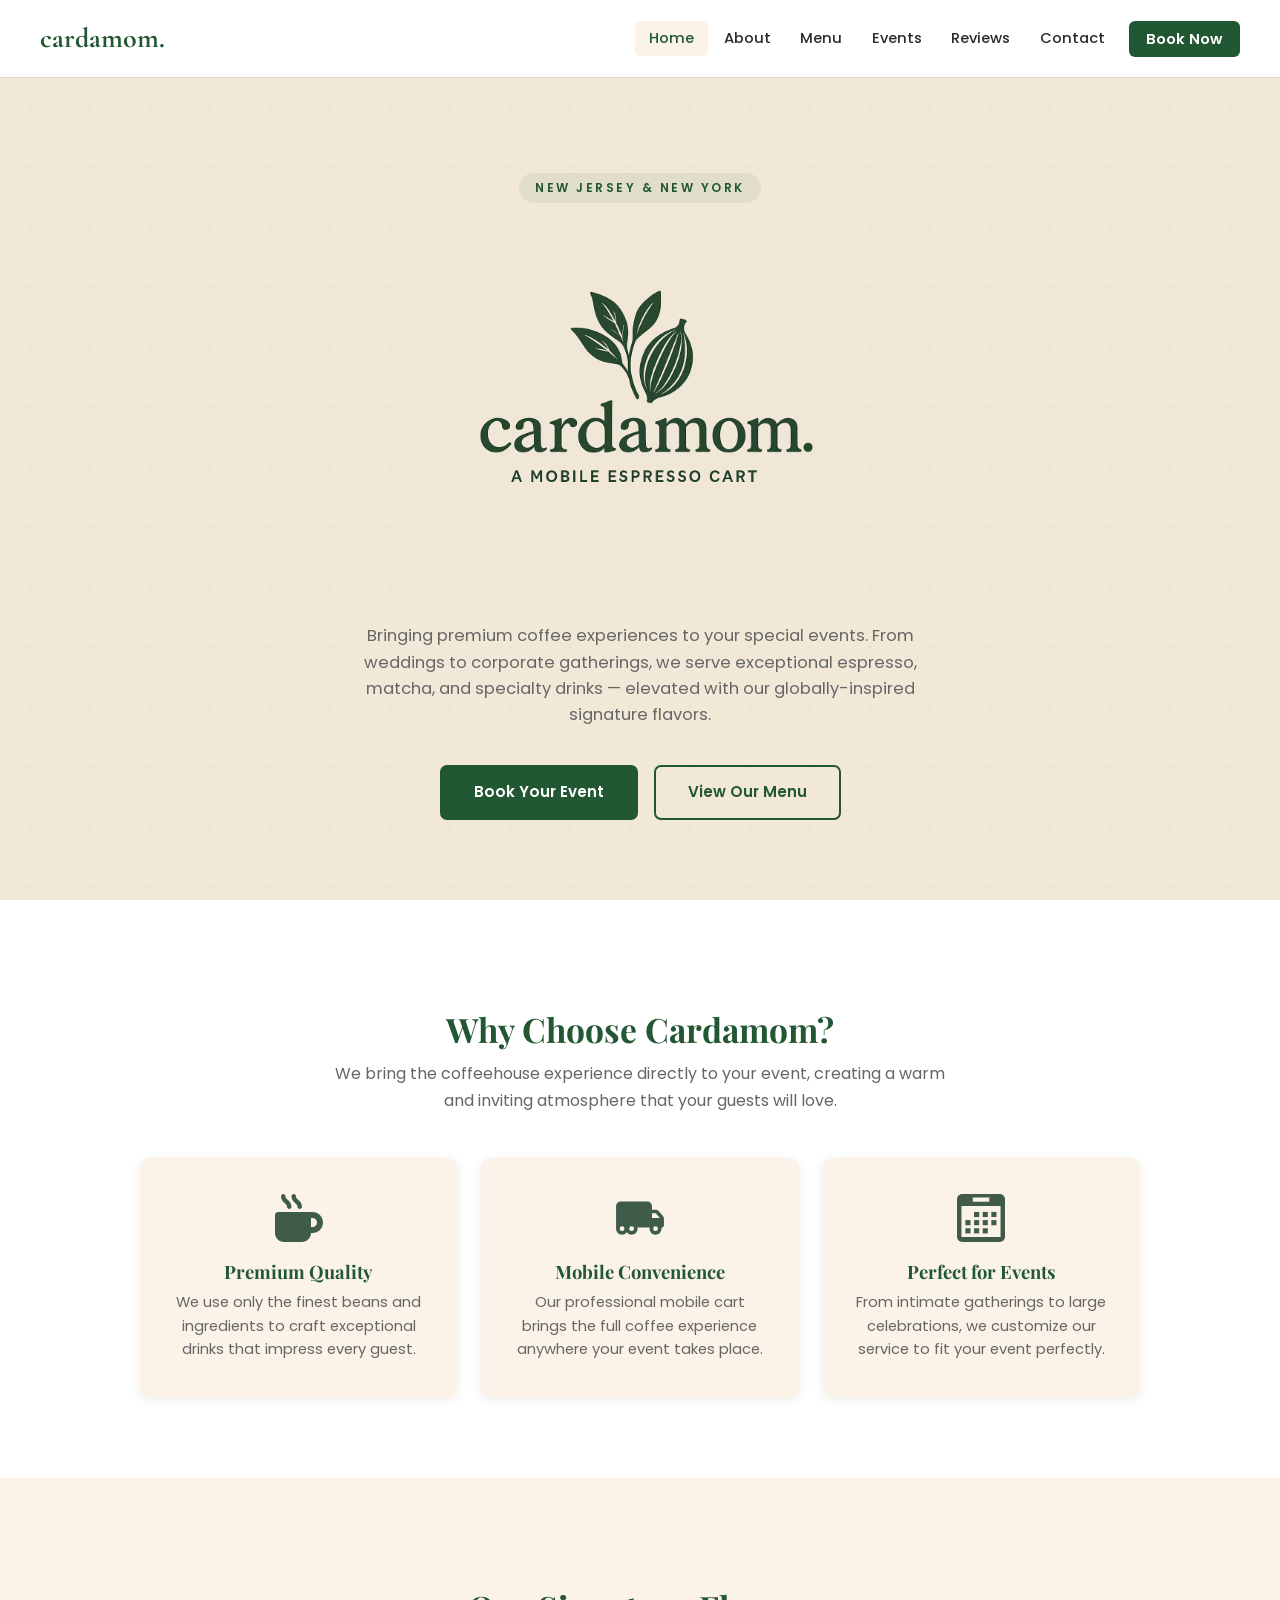
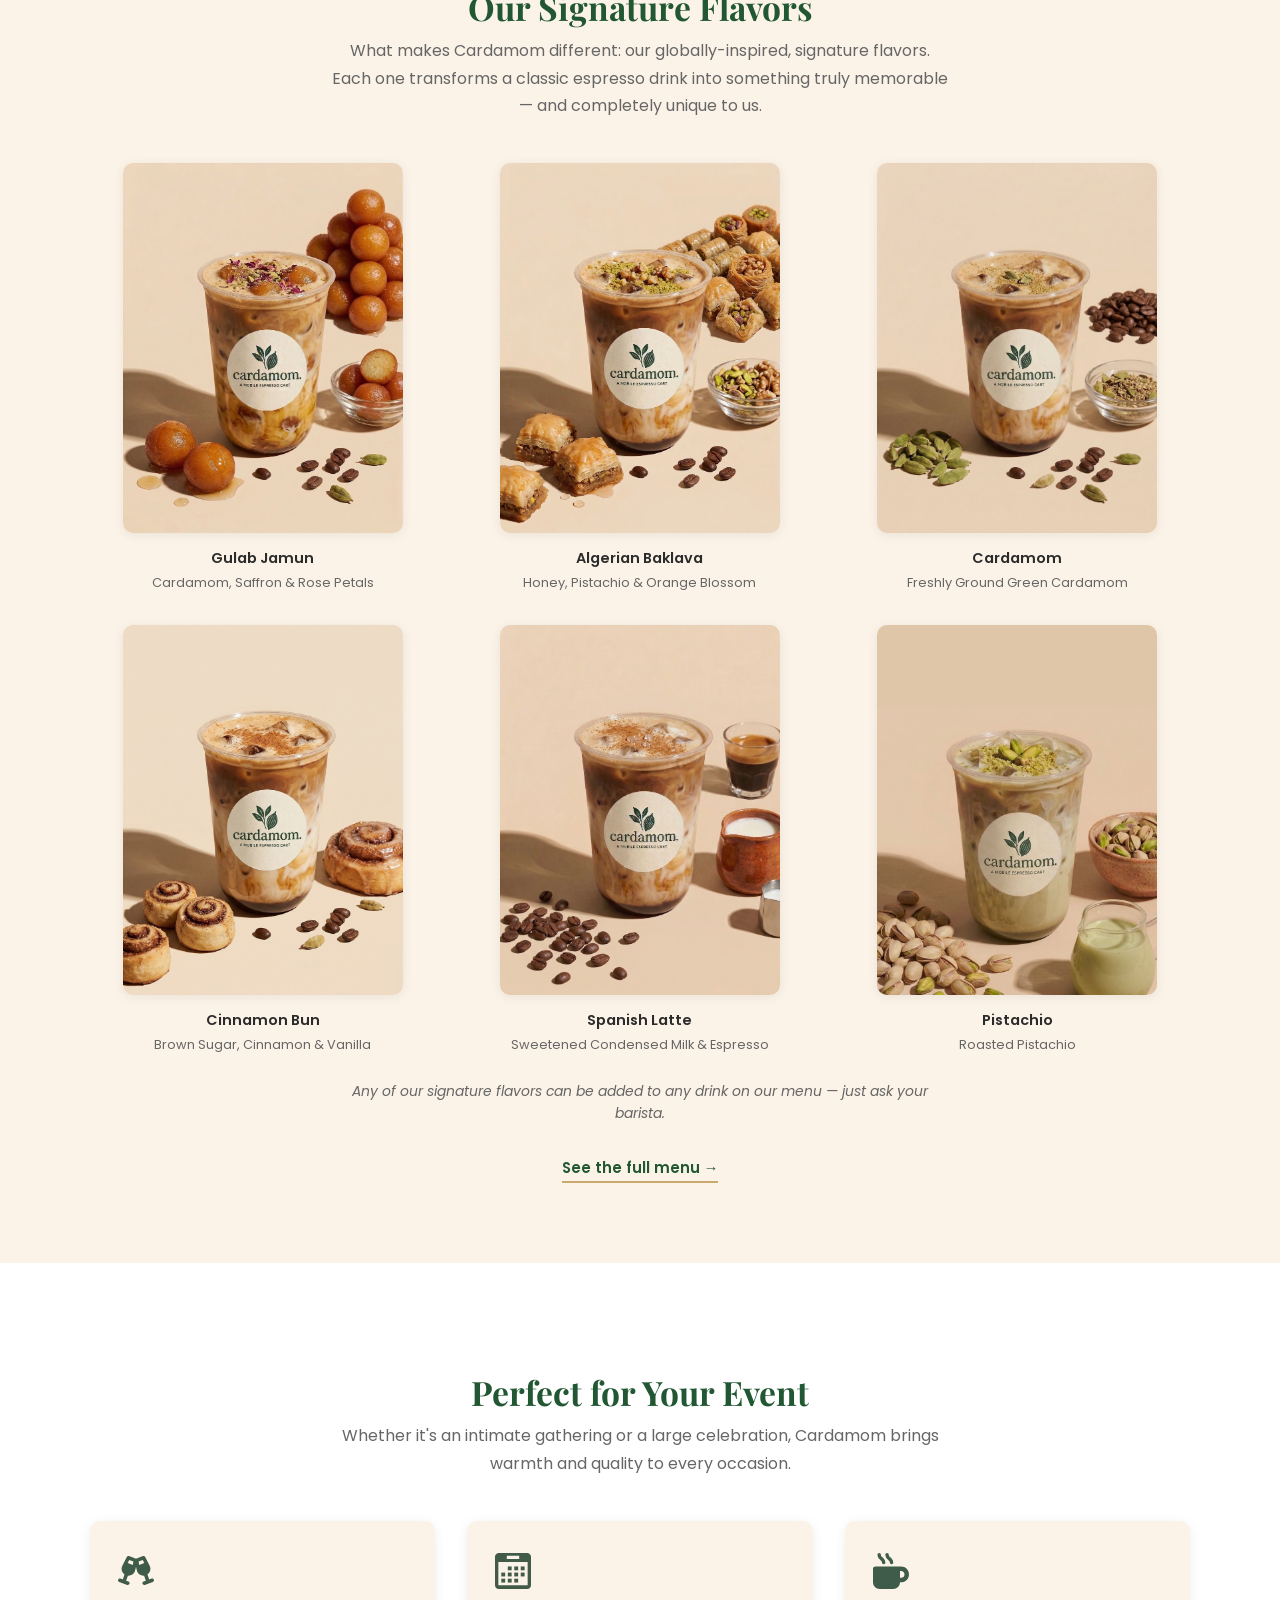
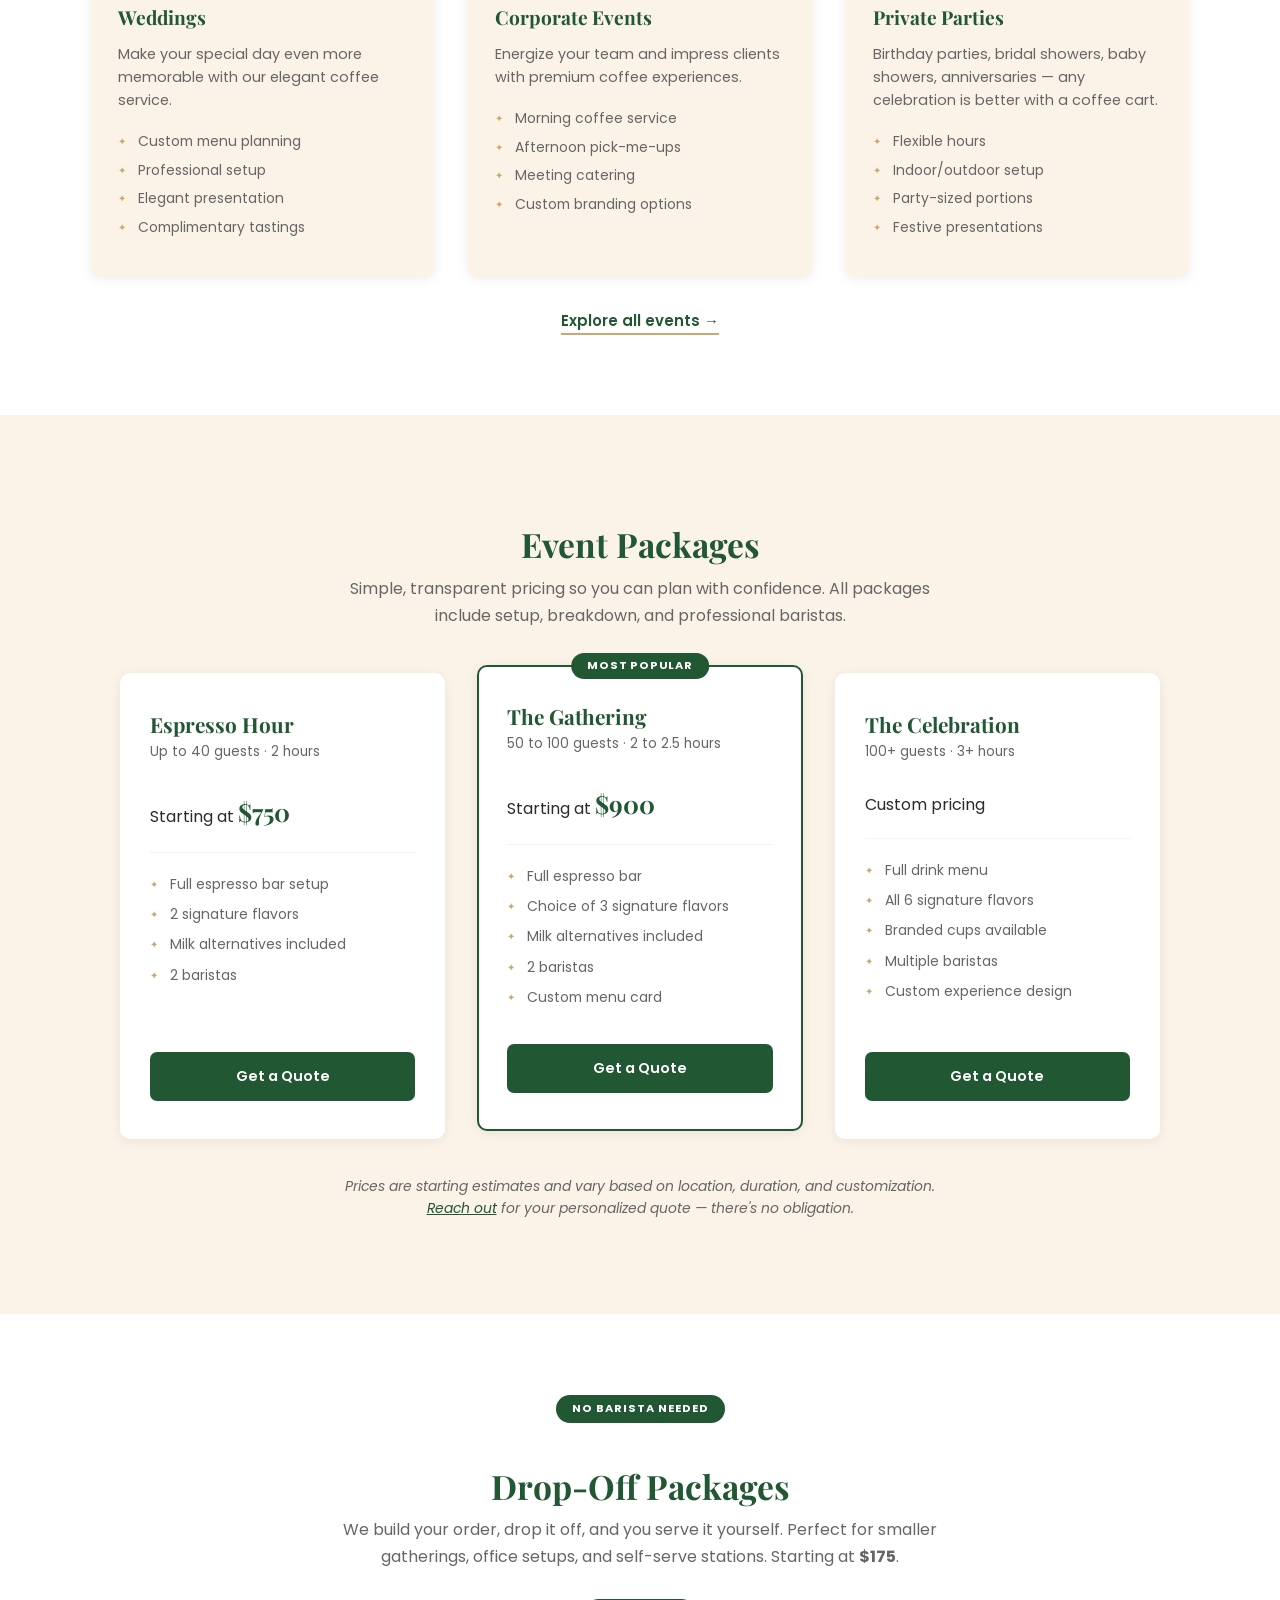
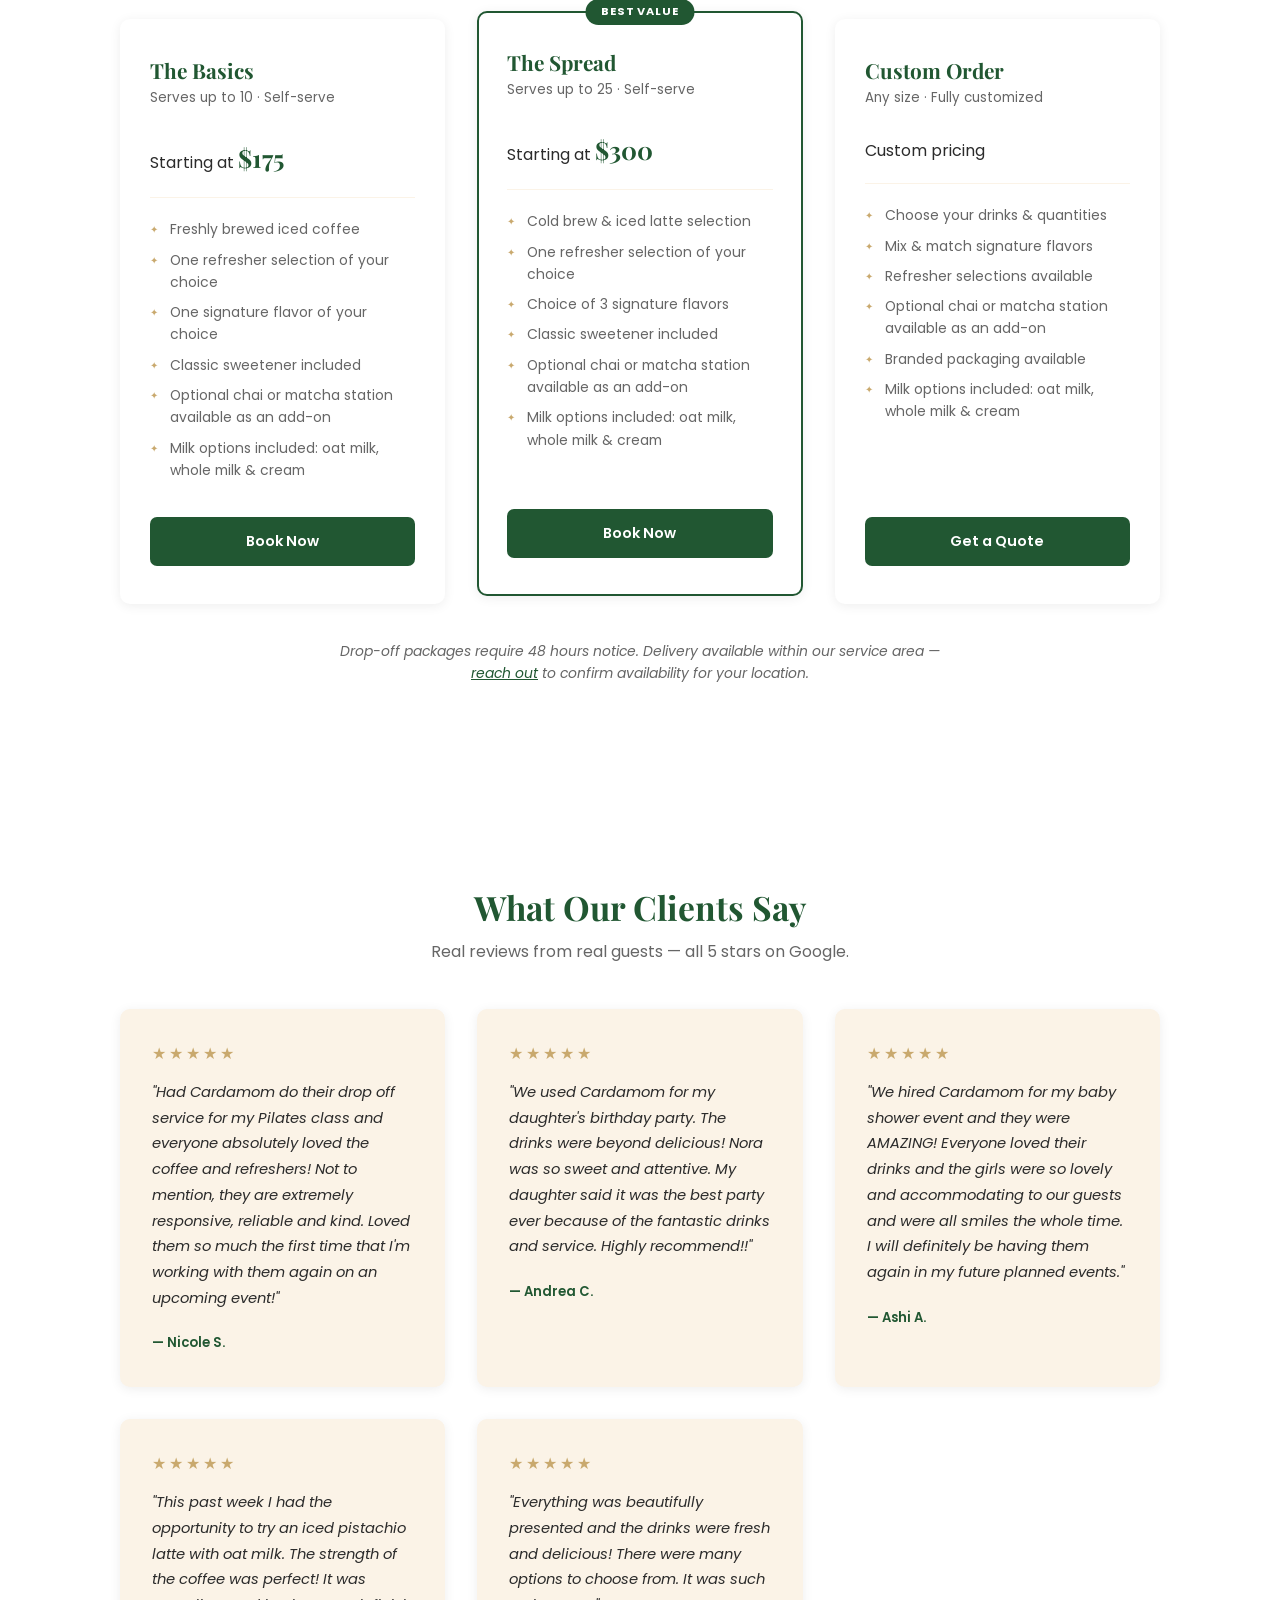
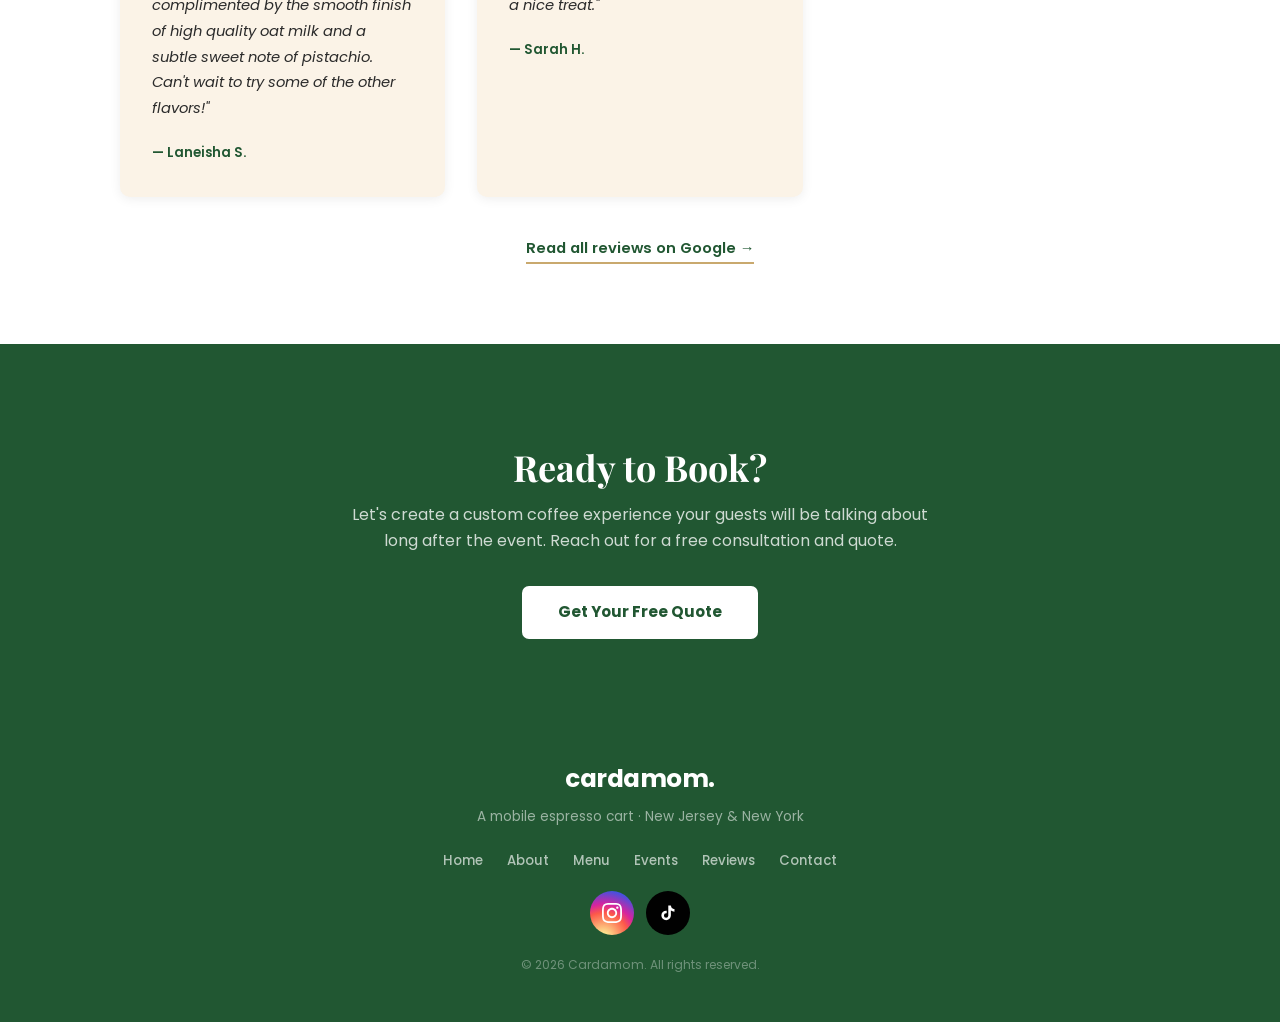
<file: index.html>
<!DOCTYPE html>
<html lang="en">
<head>
  <meta charset="UTF-8">
  <meta name="viewport" content="width=device-width, initial-scale=1.0">
  <title>Cardamom – Mobile Espresso Cart | NJ &amp; NY Events</title>

  <meta name="description" content="Cardamom is a mobile espresso cart serving premium coffee, matcha, and globally-inspired specialty drinks at weddings, corporate events, birthday parties, bridal showers, baby showers, and private parties across New Jersey and New York.">

  <meta property="og:title" content="Cardamom – Mobile Espresso Cart">
  <meta property="og:description" content="Premium mobile espresso cart for weddings, corporate events &amp; private parties in NJ &amp; NY. Featuring globally-inspired signature flavors.">
  <meta property="og:image" content="https://sipcardamom.coffee/assets/images/og-image.jpg">
  <meta property="og:url" content="https://sipcardamom.coffee">
  <meta property="og:type" content="website">

  <link rel="icon" href="assets/icons/coffee.svg" type="image/svg+xml">
  <link rel="icon" href="favicon.ico" type="image/x-icon">

  <link href="https://fonts.googleapis.com/css2?family=Playfair+Display:wght@400;600;700&family=Poppins:wght@400;500;600;700&display=swap" rel="stylesheet">
  <link rel="stylesheet" href="https://cdnjs.cloudflare.com/ajax/libs/font-awesome/6.5.2/css/all.min.css" integrity="sha512-PwdO3tI+5Mhj84fHXVCLchfhzzrEDf7g+xfB5oXqAMwbhrxZoDG5h4VgWztZstNmBjZCjQI+z5O+Mv3r0Pj0gQ==" crossorigin="anonymous" referrerpolicy="no-referrer">
  <link rel="stylesheet" href="css/styles.css">
  <link rel="canonical" href="https://sipcardamom.coffee/">

  <!-- Google tag (gtag.js) -->
  <script async src="https://www.googletagmanager.com/gtag/js?id=G-JC9WBB8BRN"></script>
  <script>
    window.dataLayer = window.dataLayer || [];
    function gtag(){dataLayer.push(arguments);}
    gtag('js', new Date());
    gtag('config', 'G-JC9WBB8BRN');
  </script>

  <script type="application/ld+json">
  {
    "@context": "https://schema.org",
    "@type": "LocalBusiness",
    "name": "Cardamom",
    "description": "Mobile espresso cart serving premium coffee, matcha, and specialty drinks at weddings, corporate events, and private parties across New Jersey and New York.",
    "url": "https://sipcardamom.coffee",
    "telephone": "+19083731069",
    "email": "sipcardamom@gmail.com",
    "image": "https://sipcardamom.coffee/assets/images/og-image.jpg",
    "logo": "https://sipcardamom.coffee/assets/images/logo.png",
    "priceRange": "$$",
    "areaServed": [
      {"@type": "State", "name": "New Jersey"},
      {"@type": "State", "name": "New York"}
    ],
    "sameAs": [
      "https://www.instagram.com/sipcardamom",
      "https://www.tiktok.com/@sipcardamom"
    ]
  }
  </script>
</head>
<body>

  <!-- Nav injected by main.js -->
  <div id="site-nav"></div>

  <!-- ===================== HERO ===================== -->
  <header class="hero">
    <div class="hero-content">
      <h1 class="sr-only">Mobile Espresso Cart for Events in New Jersey &amp; New York</h1>
      <span class="hero-eyebrow">New Jersey &amp; New York</span>
      <img src="assets/images/logo.png" alt="Cardamom – A Mobile Espresso Cart" class="hero-logo">
      <p>Bringing premium coffee experiences to your special events. From weddings to corporate gatherings, we serve exceptional espresso, matcha, and specialty drinks — elevated with our globally-inspired signature flavors.</p>
      <div class="buttons">
        <a href="pages/contact.html">Book Your Event</a>
        <a href="pages/menu.html" class="secondary">View Our Menu</a>
      </div>
    </div>
  </header>

  <main>

    <!-- ===================== WHY CHOOSE US ===================== -->
    <section class="features">
      <h2>Why Choose Cardamom?</h2>
      <p class="section-sub">We bring the coffeehouse experience directly to your event, creating a warm and inviting atmosphere that your guests will love.</p>
      <div class="grid">
        <div class="card">
          <img src="assets/icons/coffee.svg" alt="Premium quality" class="icon" />
          <h3>Premium Quality</h3>
          <p>We use only the finest beans and ingredients to craft exceptional drinks that impress every guest.</p>
        </div>
        <div class="card">
          <img src="assets/icons/truck-moving.svg" alt="Mobile convenience" class="icon" />
          <h3>Mobile Convenience</h3>
          <p>Our professional mobile cart brings the full coffee experience anywhere your event takes place.</p>
        </div>
        <div class="card">
          <img src="assets/icons/events.svg" alt="Perfect for events" class="icon" />
          <h3>Perfect for Events</h3>
          <p>From intimate gatherings to large celebrations, we customize our service to fit your event perfectly.</p>
        </div>
      </div>
    </section>

    <!-- ===================== SIGNATURE FLAVORS ===================== -->
    <section class="flavors-section">
      <h2>Our Signature Flavors</h2>
      <p class="section-sub">What makes Cardamom different: our globally-inspired, signature flavors. Each one transforms a classic espresso drink into something truly memorable — and completely unique to us.</p>
      <div class="flavors-grid">

        <div class="flavor-card">
          <div class="flavor-img-wrap">
            <img src="assets/images/flavors-ghulab.jpg" alt="Gulab Jamun Latte" class="flavor-img" />
          </div>
          <div class="flavor-info">
            <h4>Gulab Jamun</h4>
            <p>Cardamom, Saffron &amp; Rose Petals</p>
          </div>
        </div>

        <div class="flavor-card">
          <div class="flavor-img-wrap">
            <img src="assets/images/flavor-baklava.jpg" alt="Baklava Latte" class="flavor-img" />
          </div>
          <div class="flavor-info">
            <h4>Algerian Baklava</h4>
            <p>Honey, Pistachio &amp; Orange Blossom</p>
          </div>
        </div>

        <div class="flavor-card">
          <div class="flavor-img-wrap">
            <img src="assets/images/flavor-cardamom.jpg" alt="Cardamom Latte" class="flavor-img" />
          </div>
          <div class="flavor-info">
            <h4>Cardamom</h4>
            <p>Freshly Ground Green Cardamom</p>
          </div>
        </div>

        <div class="flavor-card">
          <div class="flavor-img-wrap">
            <img src="assets/images/flavor-cinnamon.jpg" alt="Cinnamon Roll Latte" class="flavor-img" />
          </div>
          <div class="flavor-info">
            <h4>Cinnamon Bun</h4>
            <p>Brown Sugar, Cinnamon &amp; Vanilla</p>
          </div>
        </div>

        <div class="flavor-card">
          <div class="flavor-img-wrap">
            <img src="assets/images/flavor-spanishlatte.jpg" alt="Spanish Latte" class="flavor-img" />
          </div>
          <div class="flavor-info">
            <h4>Spanish Latte</h4>
            <p>Sweetened Condensed Milk &amp; Espresso</p>
          </div>
        </div>

        <div class="flavor-card">
          <div class="flavor-img-wrap">
            <img src="assets/images/flavor-pistachio.jpg" alt="Pistachio Latte" class="flavor-img" />
          </div>
          <div class="flavor-info">
            <h4>Pistachio</h4>
            <p>Roasted Pistachio</p>
          </div>
        </div>

      </div>
      <p class="flavor-note">Any of our signature flavors can be added to any drink on our menu — just ask your barista.</p>
      <a href="pages/menu.html" class="text-link">See the full menu &rarr;</a>
    </section>

    <!-- ===================== EVENTS ===================== -->
    <section class="events-section">
      <h2>Perfect for Your Event</h2>
      <p class="section-sub">Whether it's an intimate gathering or a large celebration, Cardamom brings warmth and quality to every occasion.</p>
      <div class="events-grid">
        <div class="event-card">
          <div class="event-icon"><img src="assets/icons/champagne-glasses.svg" alt="Weddings" /></div>
          <h3>Weddings</h3>
          <p>Make your special day even more memorable with our elegant coffee service.</p>
          <ul>
            <li>Custom menu planning</li>
            <li>Professional setup</li>
            <li>Elegant presentation</li>
            <li>Complimentary tastings</li>
          </ul>
        </div>
        <div class="event-card">
          <div class="event-icon"><img src="assets/icons/events.svg" alt="Corporate" /></div>
          <h3>Corporate Events</h3>
          <p>Energize your team and impress clients with premium coffee experiences.</p>
          <ul>
            <li>Morning coffee service</li>
            <li>Afternoon pick-me-ups</li>
            <li>Meeting catering</li>
            <li>Custom branding options</li>
          </ul>
        </div>
        <div class="event-card">
          <div class="event-icon"><img src="assets/icons/coffee.svg" alt="Private parties" /></div>
          <h3>Private Parties</h3>
          <p>Birthday parties, bridal showers, baby showers, anniversaries — any celebration is better with a coffee cart.</p>
          <ul>
            <li>Flexible hours</li>
            <li>Indoor/outdoor setup</li>
            <li>Party-sized portions</li>
            <li>Festive presentations</li>
          </ul>
        </div>
      </div>
      <a href="pages/events.html" class="text-link">Explore all events &rarr;</a>
    </section>

    <!-- ===================== PACKAGES ===================== -->
    <section class="packages-section">
      <h2>Event Packages</h2>
      <p class="section-sub">Simple, transparent pricing so you can plan with confidence. All packages include setup, breakdown, and professional baristas.</p>
      <div class="packages-grid">

        <div class="package-card">
          <h3>Espresso Hour</h3>
          <p class="package-sub">Up to 40 guests &middot; 2 hours</p>
          <p class="package-price">Starting at <strong>$750</strong></p>
          <ul>
            <li>Full espresso bar setup</li>
            <li>2 signature flavors</li>
            <li>Milk alternatives included</li>
            <li>2 baristas</li>
          </ul>
          <a href="pages/contact.html" class="pkg-btn">Get a Quote</a>
        </div>

        <div class="package-card featured">
          <div class="popular-badge">Most Popular</div>
          <h3>The Gathering</h3>
          <p class="package-sub">50 to 100 guests &middot; 2 to 2.5 hours</p>
          <p class="package-price">Starting at <strong>$900</strong></p>
          <ul>
            <li>Full espresso bar</li>
            <li>Choice of 3 signature flavors</li>
            <li>Milk alternatives included</li>
            <li>2 baristas</li>
            <li>Custom menu card</li>
          </ul>
          <a href="pages/contact.html" class="pkg-btn">Get a Quote</a>
        </div>

        <div class="package-card">
          <h3>The Celebration</h3>
          <p class="package-sub">100+ guests &middot; 3+ hours</p>
          <p class="package-price">Custom pricing</p>
          <ul>
            <li>Full drink menu</li>
            <li>All 6 signature flavors</li>
            <li>Branded cups available</li>
            <li>Multiple baristas</li>
            <li>Custom experience design</li>
          </ul>
          <a href="pages/contact.html" class="pkg-btn">Get a Quote</a>
        </div>

      </div>
      <p class="packages-note">Prices are starting estimates and vary based on location, duration, and customization. <a href="pages/contact.html">Reach out</a> for your personalized quote — there's no obligation.</p>
    </section>

    <!-- ===================== DROP-OFF PACKAGES ===================== -->
    <section class="dropoff-section">
      <div class="dropoff-header">
        <span class="eyebrow-tag">No Barista Needed</span>
        <h2>Drop-Off Packages</h2>
        <p class="section-sub">We build your order, drop it off, and you serve it yourself. Perfect for smaller gatherings, office setups, and self-serve stations. Starting at <strong>$175</strong>.</p>
      </div>
      <div class="packages-grid dropoff-grid">

        <div class="package-card">
          <h3>The Basics</h3>
          <p class="package-sub">Serves up to 10 &middot; Self-serve</p>
          <p class="package-price">Starting at <strong>$175</strong></p>
          <ul>
            <li>Freshly brewed iced coffee</li>
            <li>One refresher selection of your choice</li>
            <li>One signature flavor of your choice</li>
            <li>Classic sweetener included</li>
            <li>Optional chai or matcha station available as an add-on</li>
            <li>Milk options included: oat milk, whole milk &amp; cream</li>
          </ul>
          <a href="pages/contact.html" class="pkg-btn">Book Now</a>
        </div>

        <div class="package-card featured">
          <div class="popular-badge">Best Value</div>
          <h3>The Spread</h3>
          <p class="package-sub">Serves up to 25 &middot; Self-serve</p>
          <p class="package-price">Starting at <strong>$300</strong></p>
          <ul>
            <li>Cold brew &amp; iced latte selection</li>
            <li>One refresher selection of your choice</li>
            <li>Choice of 3 signature flavors</li>
            <li>Classic sweetener included</li>
            <li>Optional chai or matcha station available as an add-on</li>
            <li>Milk options included: oat milk, whole milk &amp; cream</li>
          </ul>
          <a href="pages/contact.html" class="pkg-btn">Book Now</a>
        </div>

        <div class="package-card">
          <h3>Custom Order</h3>
          <p class="package-sub">Any size &middot; Fully customized</p>
          <p class="package-price">Custom pricing</p>
          <ul>
            <li>Choose your drinks &amp; quantities</li>
            <li>Mix &amp; match signature flavors</li>
            <li>Refresher selections available</li>
            <li>Optional chai or matcha station available as an add-on</li>
            <li>Branded packaging available</li>
            <li>Milk options included: oat milk, whole milk &amp; cream</li>
          </ul>
          <a href="pages/contact.html" class="pkg-btn">Get a Quote</a>
        </div>

      </div>
      <p class="packages-note">Drop-off packages require 48 hours notice. Delivery available within our service area — <a href="pages/contact.html">reach out</a> to confirm availability for your location.</p>
    </section>

    <!-- ===================== TESTIMONIALS ===================== -->
    <section class="testimonials-section">
      <h2>What Our Clients Say</h2>
      <p class="section-sub">Real reviews from real guests — all 5 stars on Google.</p>
      <div class="testimonials-grid">

        <div class="testimonial-card">
          <div class="stars">&#9733;&#9733;&#9733;&#9733;&#9733;</div>
          <p>"Had Cardamom do their drop off service for my Pilates class and everyone absolutely loved the coffee and refreshers! Not to mention, they are extremely responsive, reliable and kind. Loved them so much the first time that I'm working with them again on an upcoming event!"</p>
          <span class="testimonial-author">— Nicole S.</span>
        </div>

        <div class="testimonial-card">
          <div class="stars">&#9733;&#9733;&#9733;&#9733;&#9733;</div>
          <p>"We used Cardamom for my daughter's birthday party. The drinks were beyond delicious! Nora was so sweet and attentive. My daughter said it was the best party ever because of the fantastic drinks and service. Highly recommend!!"</p>
          <span class="testimonial-author">— Andrea C.</span>
        </div>

        <div class="testimonial-card">
          <div class="stars">&#9733;&#9733;&#9733;&#9733;&#9733;</div>
          <p>"We hired Cardamom for my baby shower event and they were AMAZING! Everyone loved their drinks and the girls were so lovely and accommodating to our guests and were all smiles the whole time. I will definitely be having them again in my future planned events."</p>
          <span class="testimonial-author">— Ashi A.</span>
        </div>

        <div class="testimonial-card">
          <div class="stars">&#9733;&#9733;&#9733;&#9733;&#9733;</div>
          <p>"This past week I had the opportunity to try an iced pistachio latte with oat milk. The strength of the coffee was perfect! It was complimented by the smooth finish of high quality oat milk and a subtle sweet note of pistachio. Can't wait to try some of the other flavors!"</p>
          <span class="testimonial-author">— Laneisha S.</span>
        </div>

        <div class="testimonial-card">
          <div class="stars">&#9733;&#9733;&#9733;&#9733;&#9733;</div>
          <p>"Everything was beautifully presented and the drinks were fresh and delicious! There were many options to choose from. It was such a nice treat."</p>
          <span class="testimonial-author">— Sarah H.</span>
        </div>

      </div>
      <a href="https://maps.app.goo.gl/SQfuenRqdvFhiz299" target="_blank" rel="noopener noreferrer" class="text-link google-reviews-link">Read all reviews on Google &#x2192;</a>
    </section>

    <!-- ===================== CALL TO ACTION ===================== -->
    <section class="cta-section">
      <h2>Ready to Book?</h2>
      <p>Let's create a custom coffee experience your guests will be talking about long after the event. Reach out for a free consultation and quote.</p>
      <a href="pages/contact.html">Get Your Free Quote</a>
    </section>

  </main>

  <div id="site-footer"></div>

  <script src="js/main.js"></script>
</body>
</html>
</file>
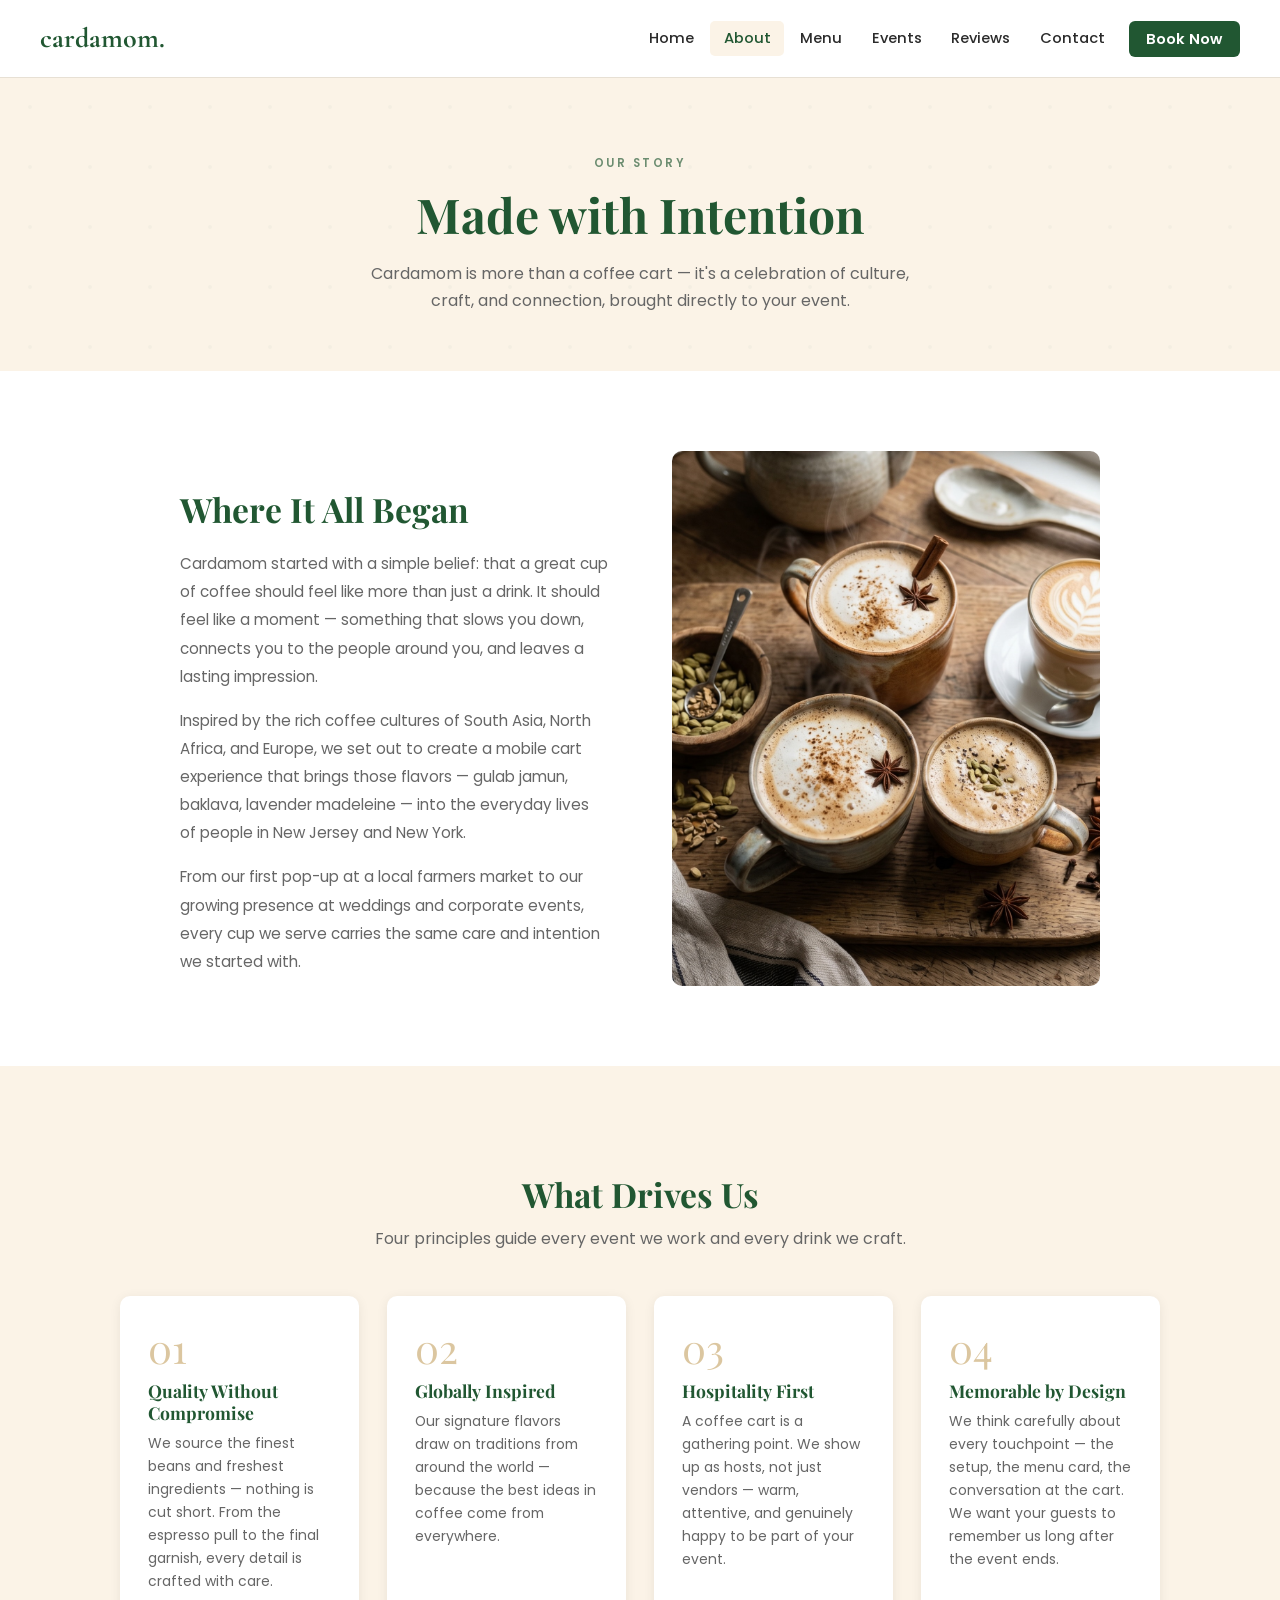
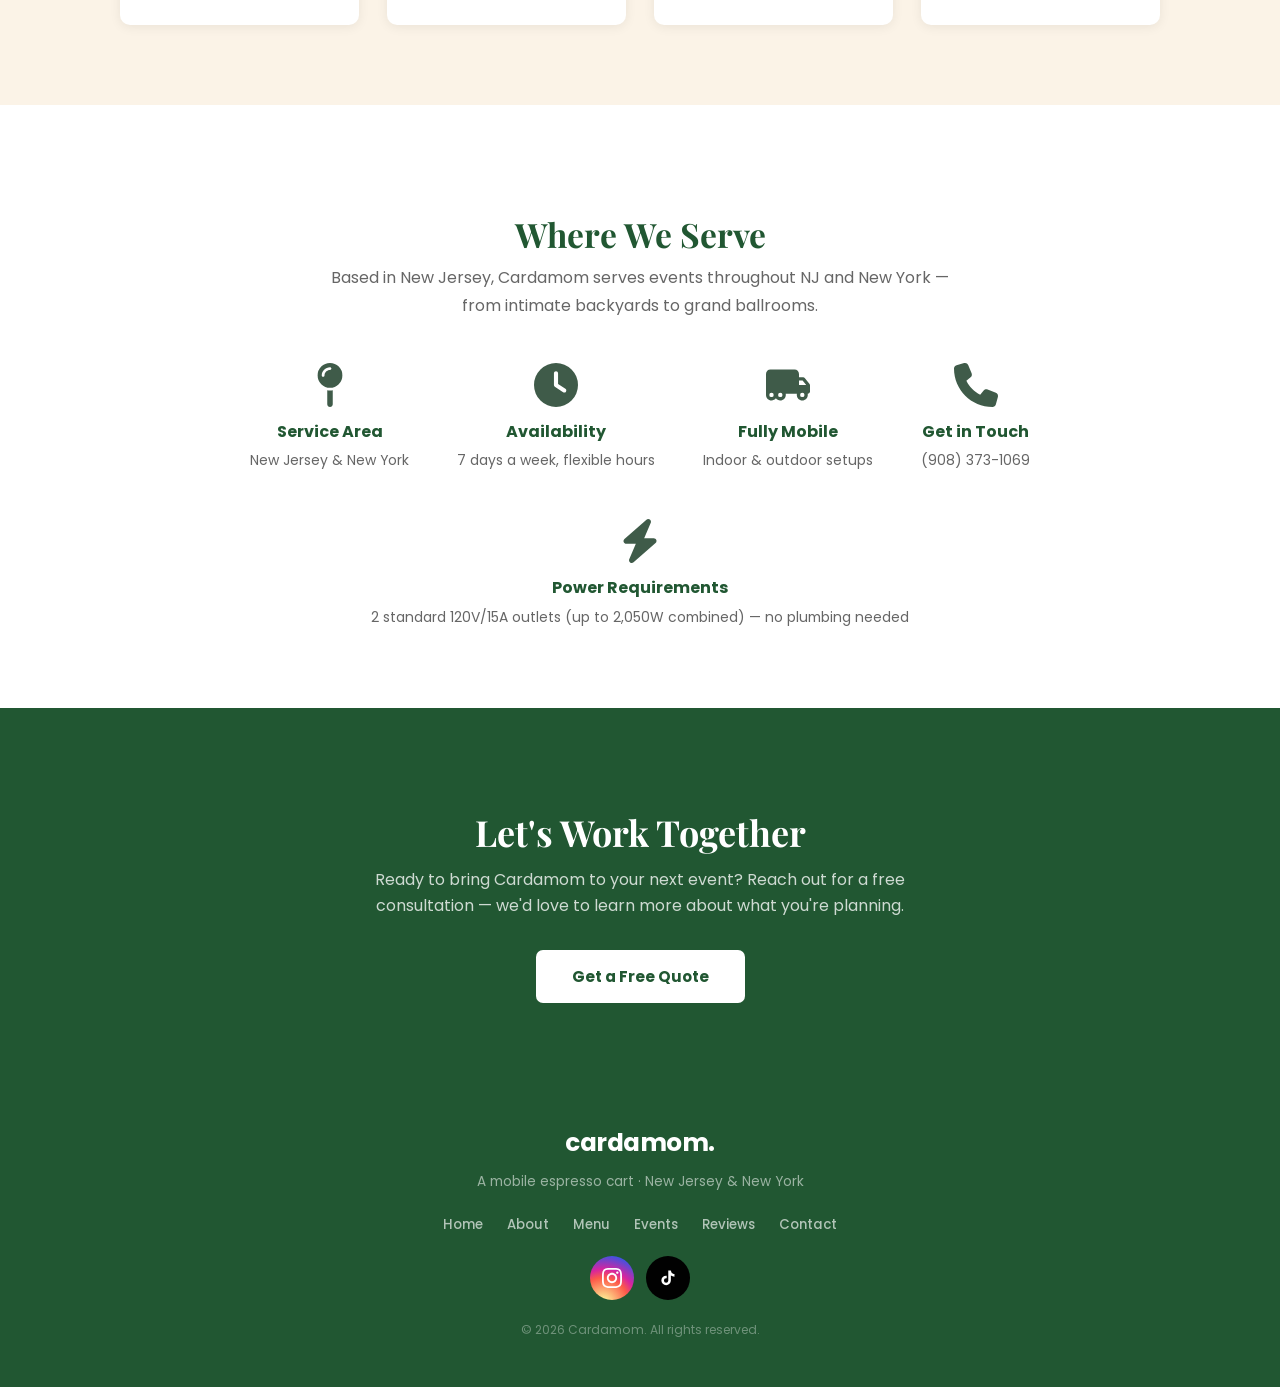
<file: pages/about.html>
<!DOCTYPE html>
<html lang="en">
<head>
  <meta charset="UTF-8">
  <meta name="viewport" content="width=device-width, initial-scale=1.0">
  <title>About – Cardamom Mobile Espresso Cart</title>
  <meta name="description" content="Learn the story behind Cardamom — a mobile espresso cart born from a love of globally-inspired flavors and memorable experiences across NJ & NY.">

  <link rel="icon" href="../favicon.ico" type="image/x-icon">
  <link href="https://fonts.googleapis.com/css2?family=Playfair+Display:wght@400;600;700&family=Poppins:wght@400;500;600;700&display=swap" rel="stylesheet">
  <link rel="stylesheet" href="https://cdnjs.cloudflare.com/ajax/libs/font-awesome/6.5.2/css/all.min.css" integrity="sha512-PwdO3tI+5Mhj84fHXVCLchfhzzrEDf7g+xfB5oXqAMwbhrxZoDG5h4VgWztZstNmBjZCjQI+z5O+Mv3r0Pj0gQ==" crossorigin="anonymous" referrerpolicy="no-referrer">
  <link rel="stylesheet" href="../css/styles.css">
  <link rel="canonical" href="https://sipcardamom.coffee/pages/about.html">

  <!-- Google tag (gtag.js) -->
  <script async src="https://www.googletagmanager.com/gtag/js?id=G-JC9WBB8BRN"></script>
  <script>
    window.dataLayer = window.dataLayer || [];
    function gtag(){dataLayer.push(arguments);}
    gtag('js', new Date());
    gtag('config', 'G-JC9WBB8BRN');
  </script>
</head>
<body>

  <div id="site-nav"></div>

  <!-- Page Banner -->
  <header class="page-banner">
    <div class="page-banner-content">
      <span class="eyebrow">Our Story</span>
      <h1>Made with Intention</h1>
      <p>Cardamom is more than a coffee cart — it's a celebration of culture, craft, and connection, brought directly to your event.</p>
    </div>
  </header>

  <main>

    <!-- Story Section -->
    <section class="about-story">
      <div class="about-story-inner">
        <div class="about-story-text">
          <h2>Where It All Began</h2>
          <p>Cardamom started with a simple belief: that a great cup of coffee should feel like more than just a drink. It should feel like a moment — something that slows you down, connects you to the people around you, and leaves a lasting impression.</p>
          <p>Inspired by the rich coffee cultures of South Asia, North Africa, and Europe, we set out to create a mobile cart experience that brings those flavors — gulab jamun, baklava, lavender madeleine — into the everyday lives of people in New Jersey and New York.</p>
          <p>From our first pop-up at a local farmers market to our growing presence at weddings and corporate events, every cup we serve carries the same care and intention we started with.</p>
        </div>
        <div class="about-visual"><img src="../assets/images/about.jpg" alt="Cardamom spiced lattes on a rustic wooden table" class="about-img"></div>
      </div>
    </section>

    <!-- Values Section -->
    <section class="about-values">
      <h2>What Drives Us</h2>
      <p class="section-sub">Four principles guide every event we work and every drink we craft.</p>
      <div class="values-grid">

        <div class="value-card">
          <span class="value-number">01</span>
          <h3>Quality Without Compromise</h3>
          <p>We source the finest beans and freshest ingredients — nothing is cut short. From the espresso pull to the final garnish, every detail is crafted with care.</p>
        </div>

        <div class="value-card">
          <span class="value-number">02</span>
          <h3>Globally Inspired</h3>
          <p>Our signature flavors draw on traditions from around the world — because the best ideas in coffee come from everywhere.</p>
        </div>

        <div class="value-card">
          <span class="value-number">03</span>
          <h3>Hospitality First</h3>
          <p>A coffee cart is a gathering point. We show up as hosts, not just vendors — warm, attentive, and genuinely happy to be part of your event.</p>
        </div>

        <div class="value-card">
          <span class="value-number">04</span>
          <h3>Memorable by Design</h3>
          <p>We think carefully about every touchpoint — the setup, the menu card, the conversation at the cart. We want your guests to remember us long after the event ends.</p>
        </div>

      </div>
    </section>

    <!-- Service Area -->
    <section class="about-area">
      <h2>Where We Serve</h2>
      <p class="section-sub">Based in New Jersey, Cardamom serves events throughout NJ and New York — from intimate backyards to grand ballrooms.</p>
      <div class="area-details">
        <div class="area-item">
          <img src="../assets/icons/map.svg" alt="Service area" class="area-icon">
          <h4>Service Area</h4>
          <p>New Jersey &amp; New York</p>
        </div>
        <div class="area-item">
          <img src="../assets/icons/clock.svg" alt="Availability" class="area-icon">
          <h4>Availability</h4>
          <p>7 days a week, flexible hours</p>
        </div>
        <div class="area-item">
          <img src="../assets/icons/truck-moving.svg" alt="Mobile" class="area-icon">
          <h4>Fully Mobile</h4>
          <p>Indoor &amp; outdoor setups</p>
        </div>
        <div class="area-item">
          <img src="../assets/icons/phone.svg" alt="Contact" class="area-icon">
          <h4>Get in Touch</h4>
          <p>(908) 373-1069</p>
        </div>
        <div class="area-item">
          <img src="../assets/icons/bolt.svg" alt="Power" class="area-icon">
          <h4>Power Requirements</h4>
          <p>2 standard 120V/15A outlets (up to 2,050W combined) — no plumbing needed</p>
        </div>
      </div>
    </section>

    <!-- CTA -->
    <section class="cta-section">
      <h2>Let's Work Together</h2>
      <p>Ready to bring Cardamom to your next event? Reach out for a free consultation — we'd love to learn more about what you're planning.</p>
      <a href="contact.html">Get a Free Quote</a>
    </section>

  </main>

  <div id="site-footer"></div>
  <script src="../js/main.js"></script>
</body>
</html>
</file>
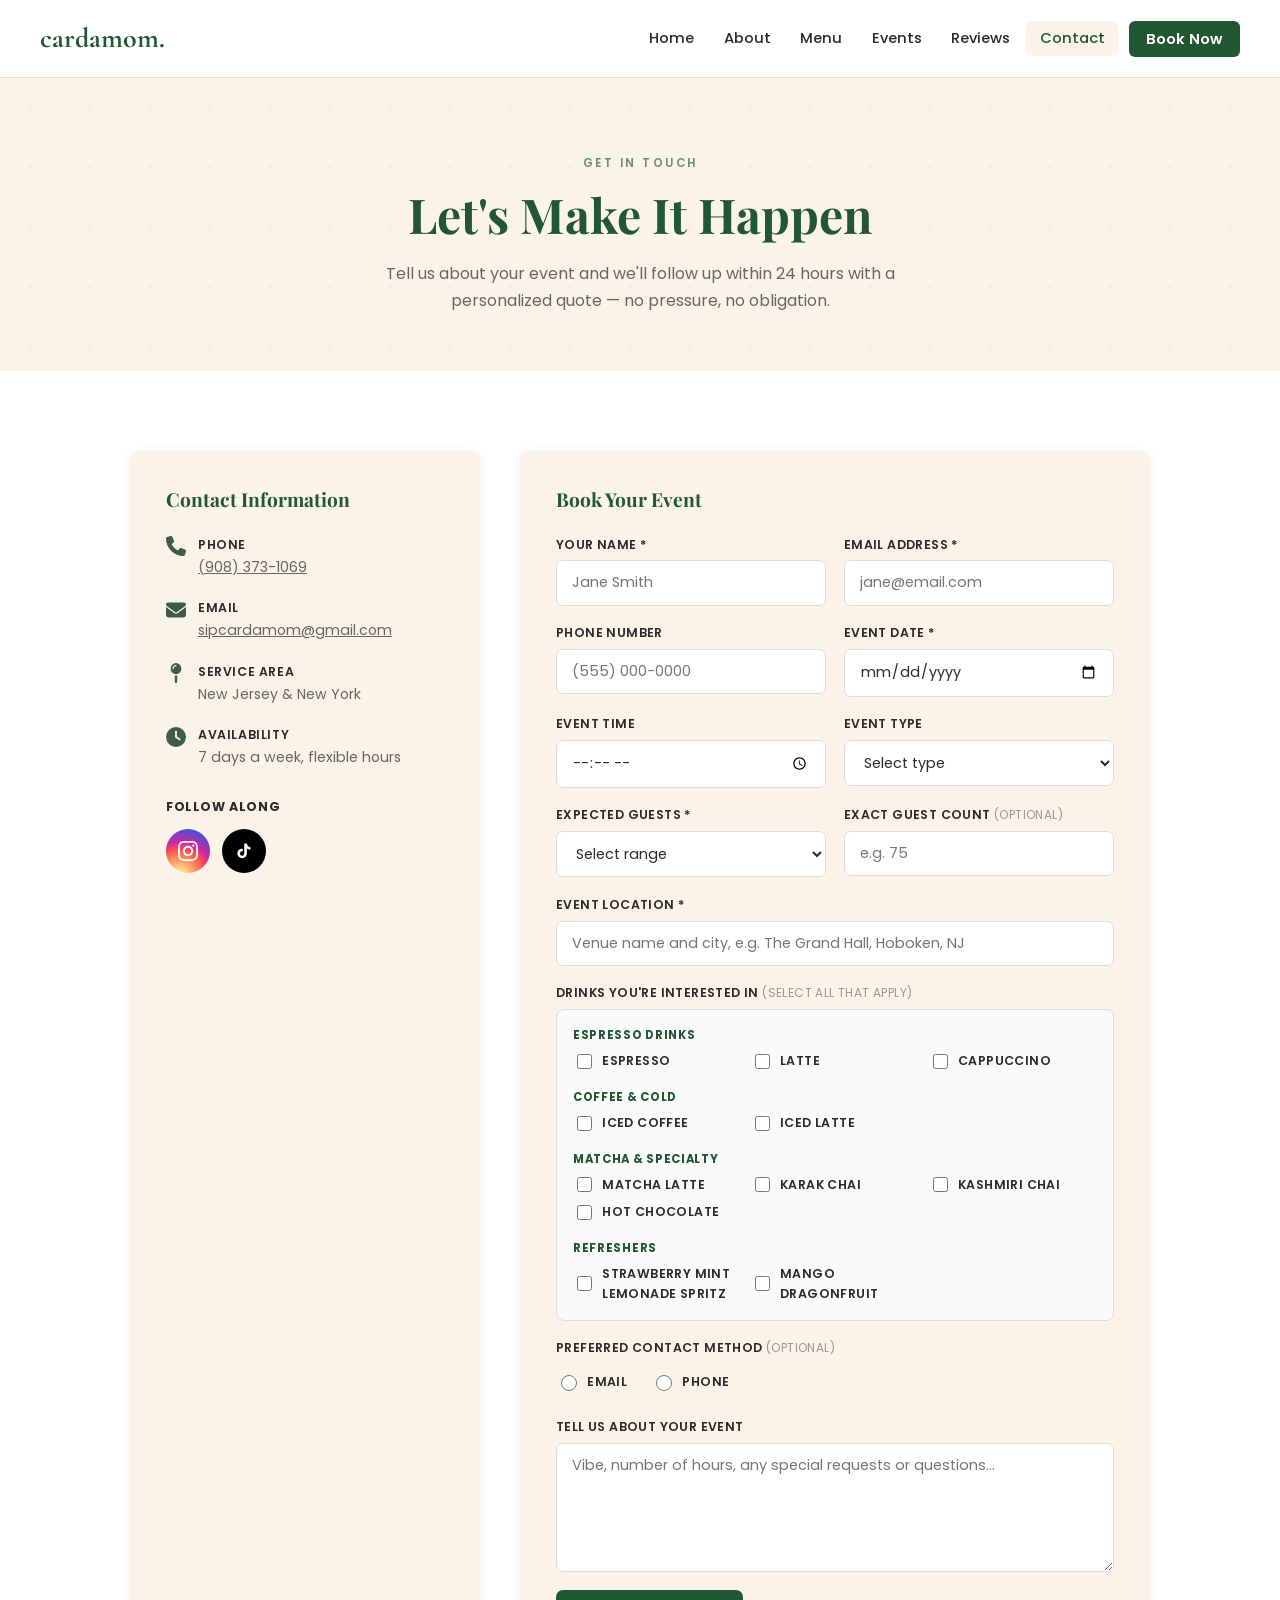
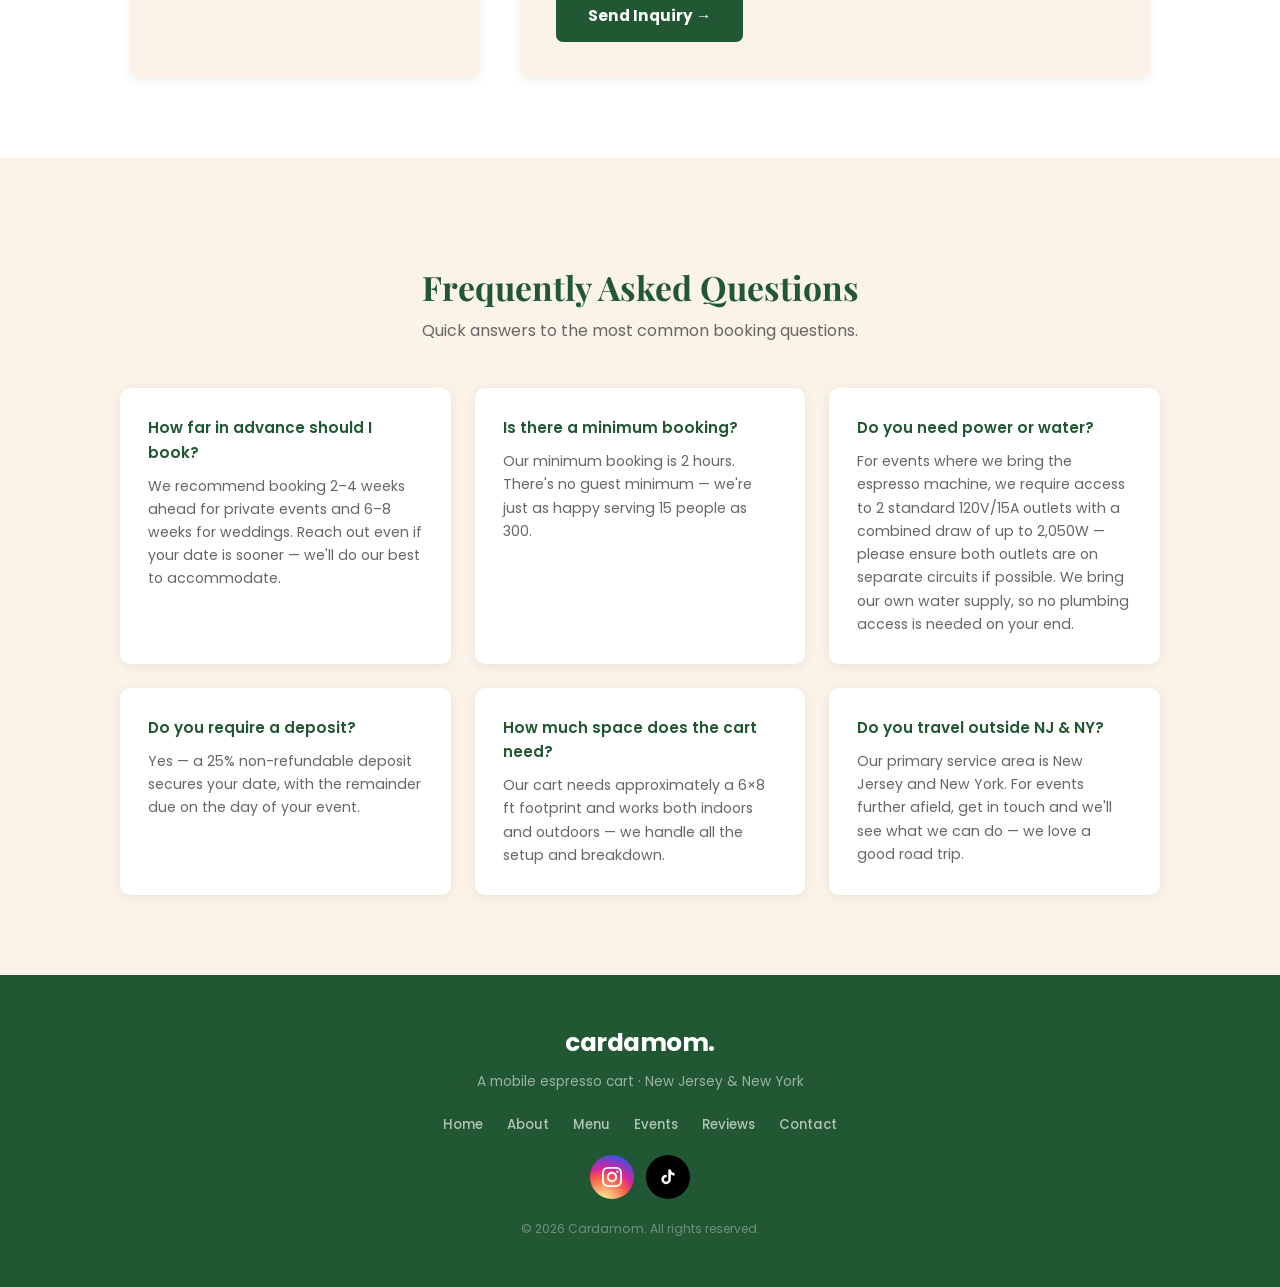
<file: pages/contact.html>
<!DOCTYPE html>
<html lang="en">
<head>
  <meta charset="UTF-8">
  <meta name="viewport" content="width=device-width, initial-scale=1.0">
  <title>Contact &amp; Booking – Cardamom Mobile Espresso Cart</title>
  <meta name="description" content="Book Cardamom for your NJ or NY event. Fill out our inquiry form and we'll get back to you within 24 hours with a personalized quote.">

  <link rel="icon" href="../favicon.ico" type="image/x-icon">
  <link href="https://fonts.googleapis.com/css2?family=Playfair+Display:wght@400;600;700&family=Poppins:wght@400;500;600;700&display=swap" rel="stylesheet">
  <link rel="stylesheet" href="https://cdnjs.cloudflare.com/ajax/libs/font-awesome/6.5.2/css/all.min.css" integrity="sha512-PwdO3tI+5Mhj84fHXVCLchfhzzrEDf7g+xfB5oXqAMwbhrxZoDG5h4VgWztZstNmBjZCjQI+z5O+Mv3r0Pj0gQ==" crossorigin="anonymous" referrerpolicy="no-referrer">
  <link rel="stylesheet" href="../css/styles.css">
  <link rel="canonical" href="https://sipcardamom.coffee/pages/contact.html">

  <!-- Google tag (gtag.js) -->
  <script async src="https://www.googletagmanager.com/gtag/js?id=G-JC9WBB8BRN"></script>
  <script>
    window.dataLayer = window.dataLayer || [];
    function gtag(){dataLayer.push(arguments);}
    gtag('js', new Date());
    gtag('config', 'G-JC9WBB8BRN');
  </script>
</head>
<body>

  <div id="site-nav"></div>

  <!-- Page Banner -->
  <header class="page-banner">
    <div class="page-banner-content">
      <span class="eyebrow">Get in Touch</span>
      <h1>Let's Make It Happen</h1>
      <p>Tell us about your event and we'll follow up within 24 hours with a personalized quote — no pressure, no obligation.</p>
    </div>
  </header>

  <main>

    <!-- Contact Section -->
    <section class="contact-section">
      <div class="contact-grid">

        <!-- Contact Info -->
        <div class="contact-info">
          <h3>Contact Information</h3>
          <ul>
            <li>
              <img src="../assets/icons/phone.svg" alt="Phone" class="contact-icon">
              <span><strong>Phone</strong><a href="tel:+19083731069">(908) 373-1069</a></span>
            </li>
            <li>
              <img src="../assets/icons/envelope.svg" alt="Email" class="contact-icon">
              <span><strong>Email</strong><a href="mailto:sipcardamom@gmail.com">sipcardamom@gmail.com</a></span>
            </li>
            <li>
              <img src="../assets/icons/map.svg" alt="Service area" class="contact-icon">
              <span><strong>Service Area</strong>New Jersey &amp; New York</span>
            </li>
            <li>
              <img src="../assets/icons/clock.svg" alt="Availability" class="contact-icon">
              <span><strong>Availability</strong>7 days a week, flexible hours</span>
            </li>
          </ul>

          <div class="social-links">
            <h4>Follow Along</h4>
            <div class="social-icons-row">
              <a href="https://www.instagram.com/sipcardamom" target="_blank" rel="noopener noreferrer" class="social-icon-btn instagram" aria-label="Follow us on Instagram">
                <svg width="20" height="20" viewBox="0 0 24 24" fill="currentColor" aria-hidden="true" xmlns="http://www.w3.org/2000/svg"><path d="M12 2.163c3.204 0 3.584.012 4.85.07 3.252.148 4.771 1.691 4.919 4.919.058 1.265.069 1.645.069 4.849 0 3.205-.012 3.584-.069 4.849-.149 3.225-1.664 4.771-4.919 4.919-1.266.058-1.644.07-4.85.07-3.204 0-3.584-.012-4.849-.07-3.26-.149-4.771-1.699-4.919-4.92-.058-1.265-.07-1.644-.07-4.849 0-3.204.013-3.583.07-4.849.149-3.227 1.664-4.771 4.919-4.919 1.266-.057 1.645-.069 4.849-.069zm0-2.163c-3.259 0-3.667.014-4.947.072-4.358.2-6.78 2.618-6.98 6.98-.059 1.281-.073 1.689-.073 4.948 0 3.259.014 3.668.072 4.948.2 4.358 2.618 6.78 6.98 6.98 1.281.058 1.689.072 4.948.072 3.259 0 3.668-.014 4.948-.072 4.354-.2 6.782-2.618 6.979-6.98.059-1.28.073-1.689.073-4.948 0-3.259-.014-3.667-.072-4.947-.196-4.354-2.617-6.78-6.979-6.98-1.281-.059-1.69-.073-4.949-.073zm0 5.838c-3.403 0-6.162 2.759-6.162 6.162s2.759 6.163 6.162 6.163 6.162-2.759 6.162-6.163c0-3.403-2.759-6.162-6.162-6.162zm0 10.162c-2.209 0-4-1.79-4-4 0-2.209 1.791-4 4-4s4 1.791 4 4c0 2.21-1.791 4-4 4zm6.406-11.845c-.796 0-1.441.645-1.441 1.44s.645 1.44 1.441 1.44c.795 0 1.439-.645 1.439-1.44s-.644-1.44-1.439-1.44z"/></svg>
              </a>
              <a href="https://www.tiktok.com/@sipcardamom" target="_blank" rel="noopener noreferrer" class="social-icon-btn tiktok" aria-label="Follow us on TikTok">
                <svg width="18" height="18" viewBox="0 0 24 24" fill="currentColor" aria-hidden="true" xmlns="http://www.w3.org/2000/svg"><path d="M19.59 6.69a4.83 4.83 0 0 1-3.77-4.25V2h-3.45v13.67a2.89 2.89 0 0 1-2.88 2.5 2.89 2.89 0 0 1-2.89-2.89 2.89 2.89 0 0 1 2.89-2.89c.28 0 .54.04.79.1V9.01a6.27 6.27 0 0 0-.79-.05 6.34 6.34 0 0 0-6.34 6.34 6.34 6.34 0 0 0 6.34 6.34 6.34 6.34 0 0 0 6.33-6.34V8.69a8.2 8.2 0 0 0 4.79 1.53V6.77a4.85 4.85 0 0 1-1.02-.08z"/></svg>
              </a>
            </div>
          </div>
        </div>

        <!-- Booking Form -->
        <div class="booking-form-wrap">
          <h3>Book Your Event</h3>
          <form
            action="https://formspree.io/f/xnjokavl"
            method="POST"
            class="inquiry-form"
          >
            <input type="hidden" name="_next" id="form-next">
            <input type="hidden" name="Submitted At" id="form-submitted-at">
            <div class="form-row">
              <div class="form-group">
                <label for="name">Your Name *</label>
                <input type="text" id="name" name="name" required placeholder="Jane Smith">
              </div>
              <div class="form-group">
                <label for="email">Email Address *</label>
                <input type="email" id="email" name="email" required placeholder="jane@email.com">
              </div>
            </div>

            <div class="form-row">
              <div class="form-group">
                <label for="phone">Phone Number</label>
                <input type="tel" id="phone" name="phone" placeholder="(555) 000-0000">
              </div>
              <div class="form-group">
                <label for="event-date">Event Date *</label>
                <input type="date" id="event-date" name="event_date" required>
              </div>
            </div>

            <div class="form-row">
              <div class="form-group">
                <label for="event-time">Event Time</label>
                <input type="time" id="event-time" name="event_time">
              </div>
              <div class="form-group">
                <label for="event-type">Event Type</label>
                <select id="event-type" name="event_type">
                  <option value="">Select type</option>
                  <option value="wedding">Wedding</option>
                  <option value="corporate">Corporate Event</option>
                  <option value="birthday">Birthday Party</option>
                  <option value="bridal-shower">Bridal Shower</option>
                  <option value="baby-shower">Baby Shower</option>
                  <option value="private-party">Other Private Party</option>
                  <option value="farmers-market">Farmers Market</option>
                  <option value="popup">Pop-Up / Activation</option>
                  <option value="other">Other</option>
                </select>
              </div>
            </div>

            <div class="form-row">
              <div class="form-group">
                <label for="guests">Expected Guests *</label>
                <select id="guests" name="guests" required>
                  <option value="">Select range</option>
                  <option value="up-to-40">Up to 40 guests</option>
                  <option value="41-75">41–75 guests</option>
                  <option value="75-100">75–100 guests</option>
                  <option value="100-150">100–150 guests</option>
                  <option value="150-200">150–200 guests</option>
                  <option value="200+">200+ guests</option>
                </select>
              </div>
              <div class="form-group">
                <label for="guests-exact">Exact Guest Count <span class="field-optional">(optional)</span></label>
                <input type="number" id="guests-exact" name="guests_exact" min="1" placeholder="e.g. 75">
              </div>
            </div>

            <div class="form-group">
              <label for="location">Event Location *</label>
              <input type="text" id="location" name="location" required placeholder="Venue name and city, e.g. The Grand Hall, Hoboken, NJ">
            </div>

            <div class="form-group">
              <label>Drinks You're Interested In <span class="field-optional">(select all that apply)</span></label>
              <div class="drinks-checklist">
                <div class="drinks-category">
                  <span class="drinks-category-label">Espresso Drinks</span>
                  <div class="drinks-check-grid">
                    <label class="check-option"><input type="checkbox" name="drinks" value="Espresso"> Espresso</label>
                    <label class="check-option"><input type="checkbox" name="drinks" value="Latte"> Latte</label>
                    <label class="check-option"><input type="checkbox" name="drinks" value="Cappuccino"> Cappuccino</label>
                  </div>
                </div>
                <div class="drinks-category">
                  <span class="drinks-category-label">Coffee &amp; Cold</span>
                  <div class="drinks-check-grid">
                    <label class="check-option"><input type="checkbox" name="drinks" value="Iced Coffee"> Iced Coffee</label>
                    <label class="check-option"><input type="checkbox" name="drinks" value="Iced Latte"> Iced Latte</label>
                  </div>
                </div>
                <div class="drinks-category">
                  <span class="drinks-category-label">Matcha &amp; Specialty</span>
                  <div class="drinks-check-grid">
                    <label class="check-option"><input type="checkbox" name="drinks" value="Matcha Latte"> Matcha Latte</label>
                    <label class="check-option"><input type="checkbox" name="drinks" value="Karak Chai"> Karak Chai</label>
                    <label class="check-option"><input type="checkbox" name="drinks" value="Kashmiri Chai"> Kashmiri Chai</label>
                    <label class="check-option"><input type="checkbox" name="drinks" value="Hot Chocolate"> Hot Chocolate</label>
                  </div>
                </div>
                <div class="drinks-category">
                  <span class="drinks-category-label">Refreshers</span>
                  <div class="drinks-check-grid">
                    <label class="check-option"><input type="checkbox" name="drinks" value="Strawberry Mint Lemonade Spritz"> Strawberry Mint Lemonade Spritz</label>
                    <label class="check-option"><input type="checkbox" name="drinks" value="Mango Dragonfruit"> Mango Dragonfruit</label>
                  </div>
                </div>
              </div>
            </div>

            <div class="form-group">
              <label>Preferred Contact Method <span class="field-optional">(optional)</span></label>
              <div class="radio-group">
                <label class="radio-option"><input type="radio" name="preferred_contact" value="Email"> Email</label>
                <label class="radio-option"><input type="radio" name="preferred_contact" value="Phone"> Phone</label>
              </div>
            </div>

            <div class="form-group">
              <label for="message">Tell us about your event</label>
              <textarea id="message" name="message" rows="5" placeholder="Vibe, number of hours, any special requests or questions..."></textarea>
            </div>

            <button type="submit" class="submit-btn">Send Inquiry &rarr;</button>
          </form>
        </div>

      </div>
    </section>

    <!-- FAQ -->
    <section class="faq-section">
      <h2>Frequently Asked Questions</h2>
      <p class="section-sub">Quick answers to the most common booking questions.</p>
      <div class="faq-grid">

        <div class="faq-item">
          <h4>How far in advance should I book?</h4>
          <p>We recommend booking 2–4 weeks ahead for private events and 6–8 weeks for weddings. Reach out even if your date is sooner — we'll do our best to accommodate.</p>
        </div>

        <div class="faq-item">
          <h4>Is there a minimum booking?</h4>
          <p>Our minimum booking is 2 hours. There's no guest minimum — we're just as happy serving 15 people as 300.</p>
        </div>

        <div class="faq-item">
          <h4>Do you need power or water?</h4>
          <p>For events where we bring the espresso machine, we require access to 2 standard 120V/15A outlets with a combined draw of up to 2,050W — please ensure both outlets are on separate circuits if possible. We bring our own water supply, so no plumbing access is needed on your end.</p>
        </div>

        <div class="faq-item">
          <h4>Do you require a deposit?</h4>
          <p>Yes — a 25% non-refundable deposit secures your date, with the remainder due on the day of your event.</p>
        </div>

        <div class="faq-item">
          <h4>How much space does the cart need?</h4>
          <p>Our cart needs approximately a 6×8 ft footprint and works both indoors and outdoors — we handle all the setup and breakdown.</p>
        </div>

        <div class="faq-item">
          <h4>Do you travel outside NJ &amp; NY?</h4>
          <p>Our primary service area is New Jersey and New York. For events further afield, get in touch and we'll see what we can do — we love a good road trip.</p>
        </div>

      </div>
    </section>

  </main>

  <div id="site-footer"></div>
  <script src="../js/main.js"></script>
  <script>
    (function () {
      var form = document.querySelector('.inquiry-form');
      if (!form) return;

      // Set _next to the absolute URL of our thank-you page so native submit
      // also redirects correctly if the fetch path ever fails.
      var nextInput = document.getElementById('form-next');
      if (nextInput) {
        nextInput.value = new URL('thank-you.html', window.location.href).href;
      }

      function validate() {
        var firstError = null;
        form.querySelectorAll('[required]').forEach(function (field) {
          var group = field.closest('.form-group');
          if (!field.value.trim()) {
            group.classList.add('field-error');
            if (!firstError) firstError = group;
          } else {
            group.classList.remove('field-error');
          }
        });
        return firstError;
      }

      function submitViaFetch() {
        var tsField = document.getElementById('form-submitted-at');
        if (tsField) {
          tsField.value = new Date().toLocaleString('en-US', {
            timeZone: 'America/New_York',
            dateStyle: 'full',
            timeStyle: 'short'
          });
        }

        var btn = form.querySelector('.submit-btn');
        btn.disabled = true;
        btn.textContent = 'Sending…';

        fetch('https://formspree.io/f/xnjokavl', {
          method: 'POST',
          body: (function () { var d = new FormData(form); d.delete('_next'); return d; }()),
          headers: { Accept: 'application/json' }
        }).then(function (res) {
          if (res.ok) {
            window.location.href = 'thank-you.html';
          } else {
            throw new Error('not ok');
          }
        }).catch(function () {
          btn.disabled = false;
          btn.innerHTML = 'Send Inquiry &rarr;';
          alert('Something went wrong — please try again or email us at sipcardamom@gmail.com.');
        });
      }

      form.addEventListener('submit', function (e) {
        e.preventDefault();
        var firstError = validate();
        if (firstError) {
          firstError.scrollIntoView({ behavior: 'smooth', block: 'center' });
          return;
        }
        submitViaFetch();
      });

      form.addEventListener('input', function (e) {
        var group = e.target.closest('.form-group');
        if (group) group.classList.remove('field-error');
      });

      form.addEventListener('change', function (e) {
        var group = e.target.closest('.form-group');
        if (group) group.classList.remove('field-error');
      });
    })();
  </script>
</body>
</html>
</file>
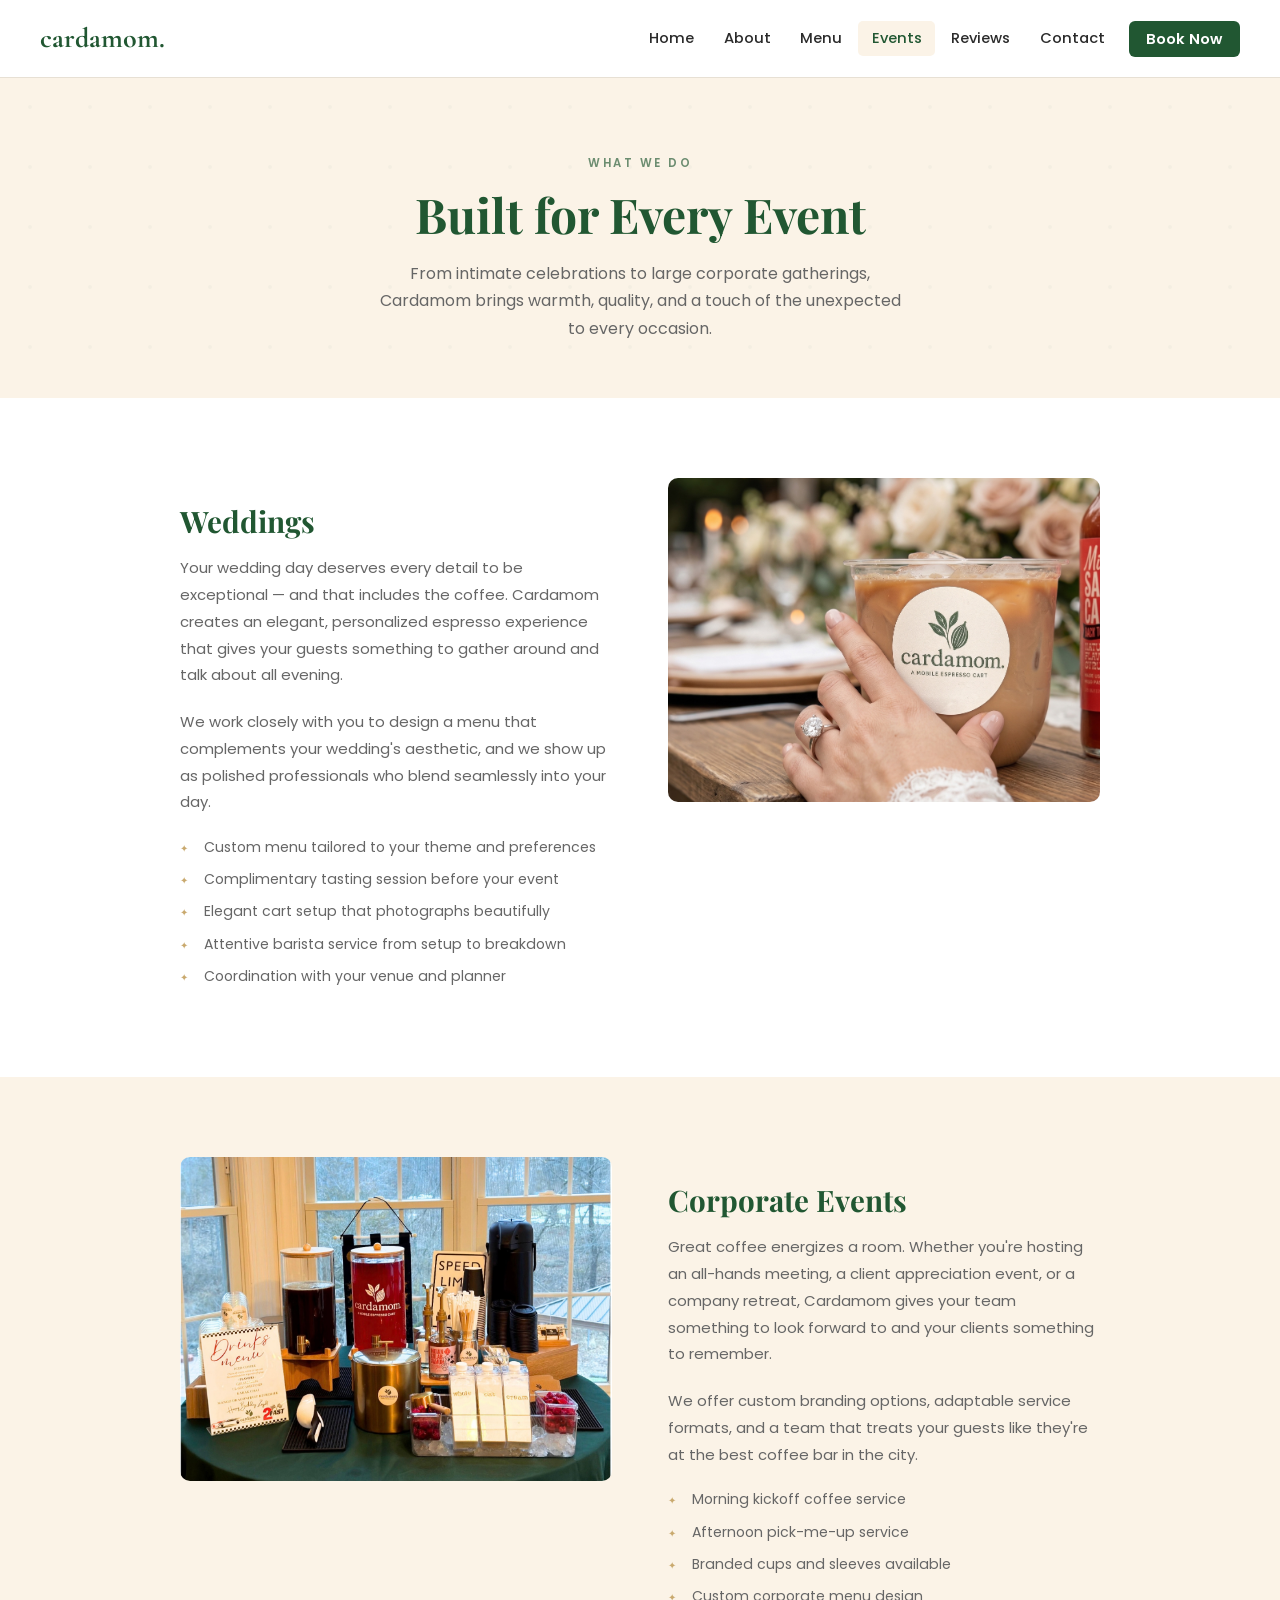
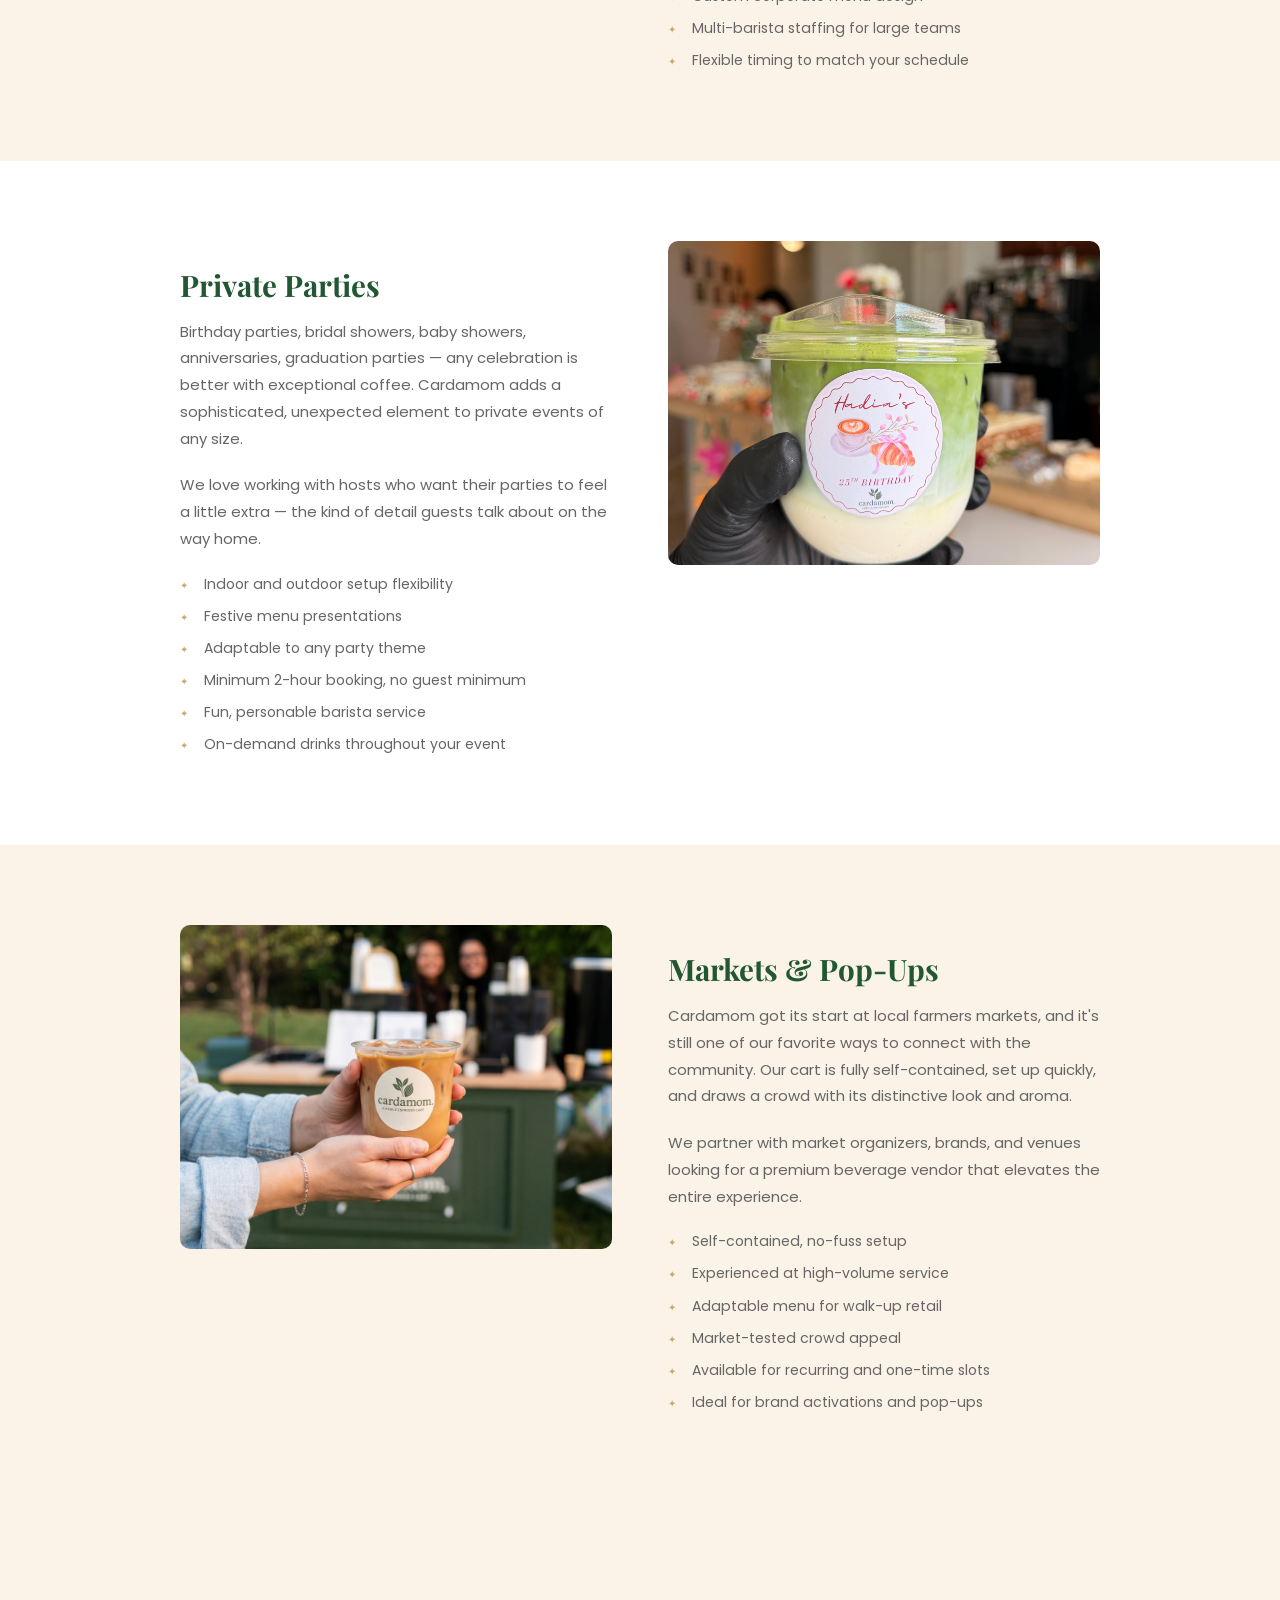
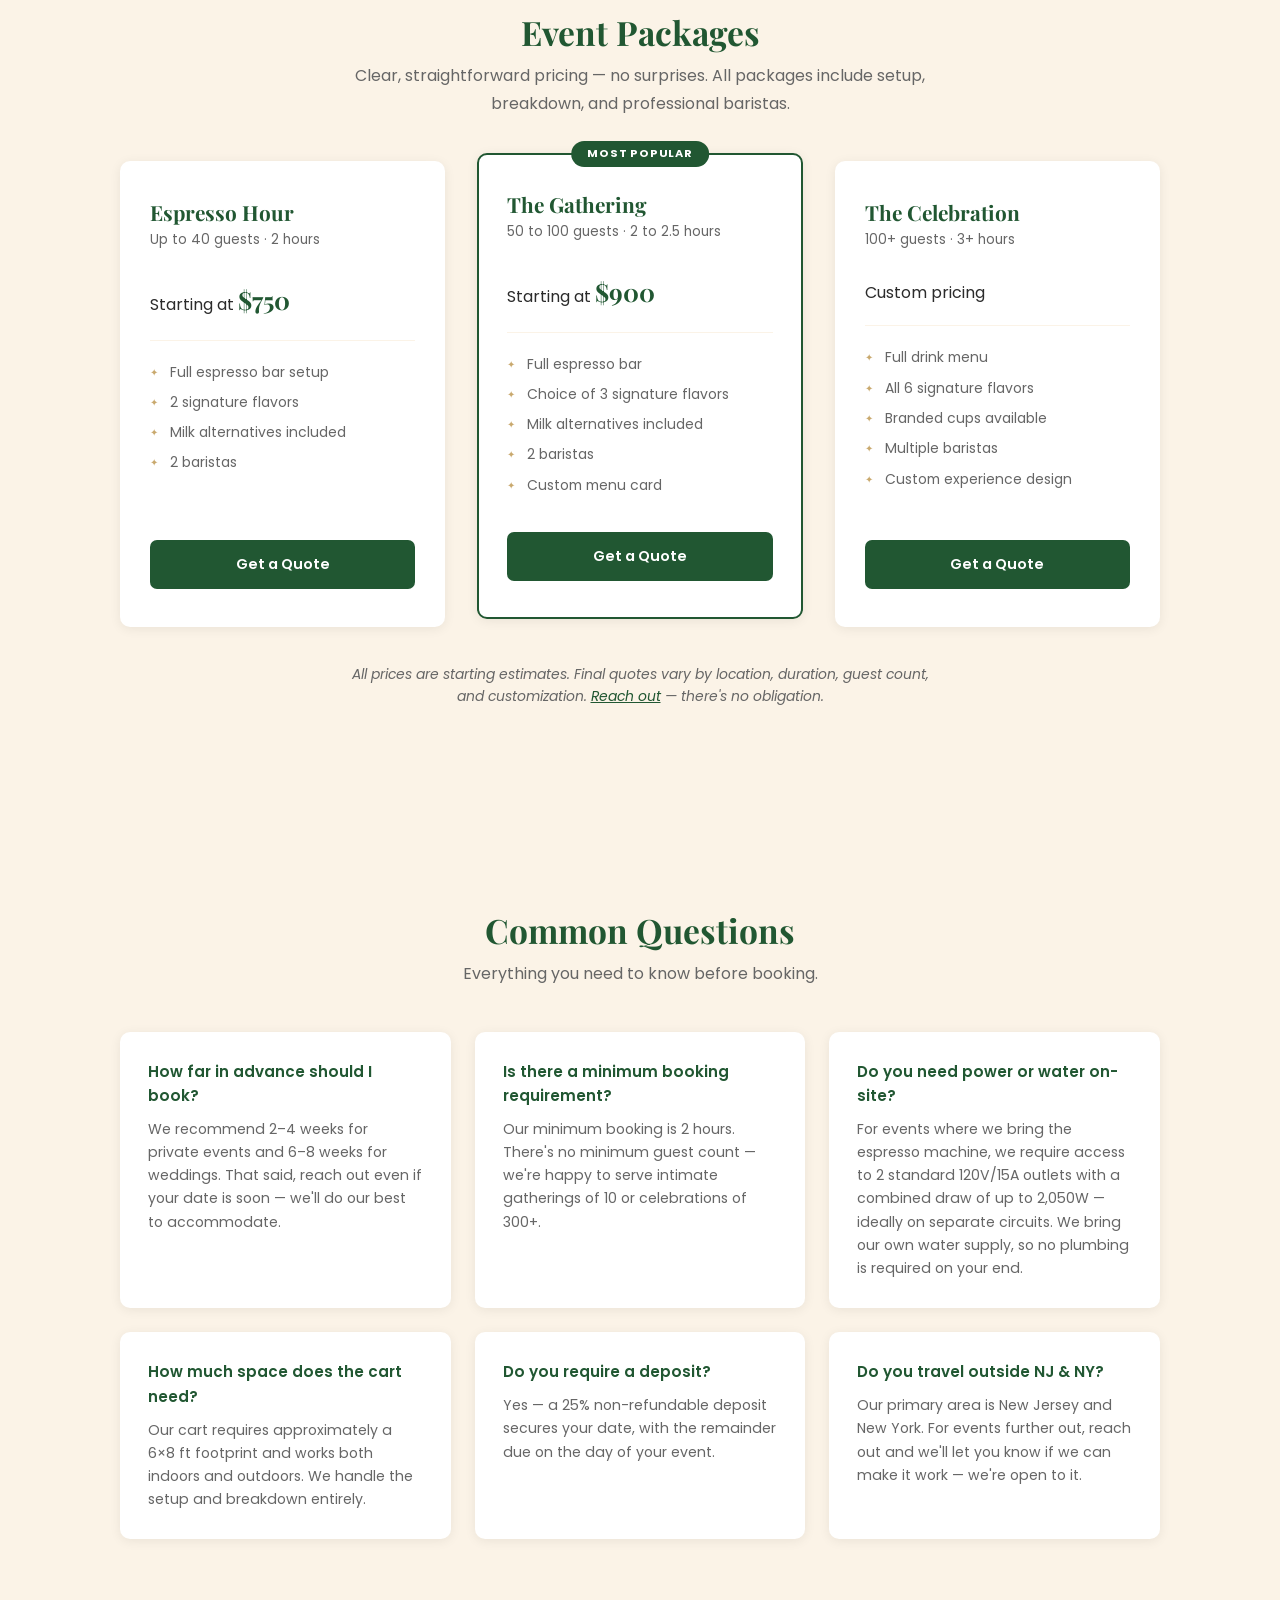
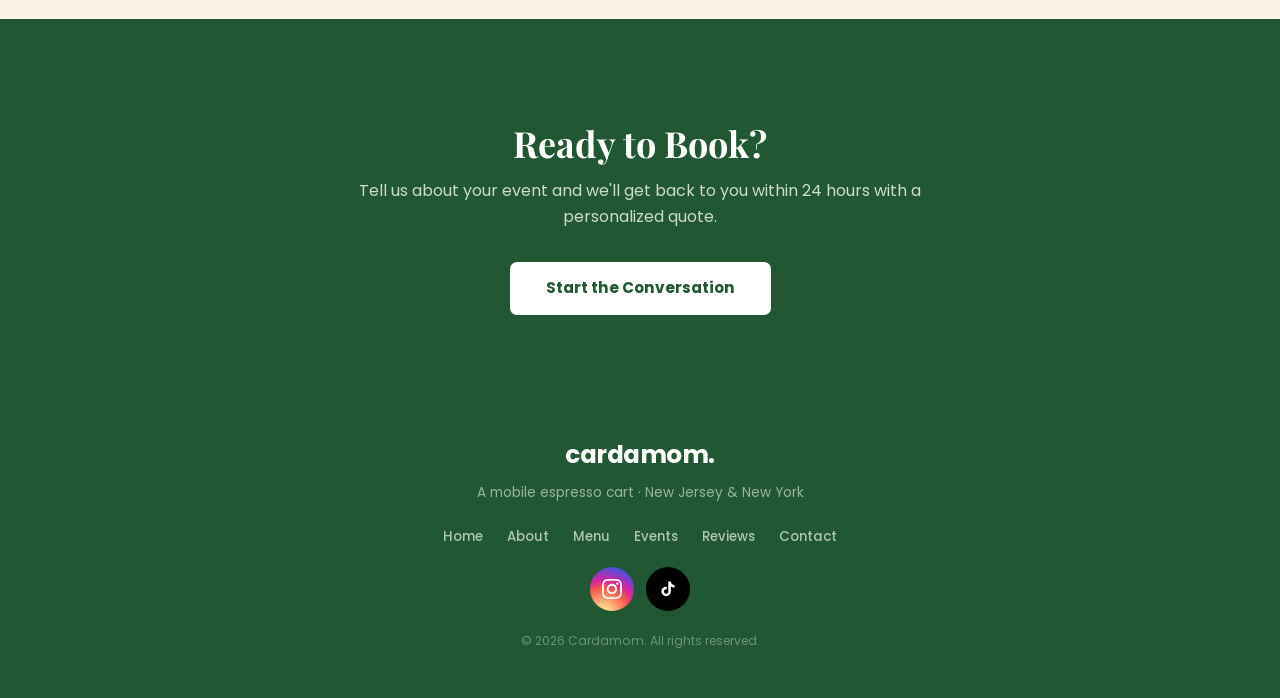
<file: pages/events.html>
<!DOCTYPE html>
<html lang="en">
<head>
  <meta charset="UTF-8">
  <meta name="viewport" content="width=device-width, initial-scale=1.0">
  <title>Events – Cardamom Mobile Espresso Cart</title>
  <meta name="description" content="Cardamom serves weddings, corporate events, birthday parties, bridal showers, baby showers, and private parties across NJ & NY. Explore our event types and packages.">

  <link rel="icon" href="../favicon.ico" type="image/x-icon">
  <link href="https://fonts.googleapis.com/css2?family=Playfair+Display:wght@400;600;700&family=Poppins:wght@400;500;600;700&display=swap" rel="stylesheet">
  <link rel="stylesheet" href="https://cdnjs.cloudflare.com/ajax/libs/font-awesome/6.5.2/css/all.min.css" integrity="sha512-PwdO3tI+5Mhj84fHXVCLchfhzzrEDf7g+xfB5oXqAMwbhrxZoDG5h4VgWztZstNmBjZCjQI+z5O+Mv3r0Pj0gQ==" crossorigin="anonymous" referrerpolicy="no-referrer">
  <link rel="stylesheet" href="../css/styles.css">
  <link rel="canonical" href="https://sipcardamom.coffee/pages/events.html">

  <!-- Google tag (gtag.js) -->
  <script async src="https://www.googletagmanager.com/gtag/js?id=G-JC9WBB8BRN"></script>
  <script>
    window.dataLayer = window.dataLayer || [];
    function gtag(){dataLayer.push(arguments);}
    gtag('js', new Date());
    gtag('config', 'G-JC9WBB8BRN');
  </script>
</head>
<body>

  <div id="site-nav"></div>

  <!-- Page Banner -->
  <header class="page-banner">
    <div class="page-banner-content">
      <span class="eyebrow">What We Do</span>
      <h1>Built for Every Event</h1>
      <p>From intimate celebrations to large corporate gatherings, Cardamom brings warmth, quality, and a touch of the unexpected to every occasion.</p>
    </div>
  </header>

  <main>

    <!-- Weddings -->
    <section class="event-detail-section">
      <div class="event-detail-inner">
        <div class="event-detail-text">
          <h2>Weddings</h2>
          <p>Your wedding day deserves every detail to be exceptional — and that includes the coffee. Cardamom creates an elegant, personalized espresso experience that gives your guests something to gather around and talk about all evening.</p>
          <p>We work closely with you to design a menu that complements your wedding's aesthetic, and we show up as polished professionals who blend seamlessly into your day.</p>
          <ul>
            <li>Custom menu tailored to your theme and preferences</li>
            <li>Complimentary tasting session before your event</li>
            <li>Elegant cart setup that photographs beautifully</li>
            <li>Attentive barista service from setup to breakdown</li>
            <li>Coordination with your venue and planner</li>
          </ul>
        </div>
        <div class="event-detail-visual"><img src="../assets/images/wedding.jpg" alt="Cardamom espresso cart at a wedding" class="event-detail-img"></div>
      </div>
    </section>

    <!-- Corporate Events -->
    <section class="event-detail-section">
      <div class="event-detail-inner reverse">
        <div class="event-detail-text">
          <h2>Corporate Events</h2>
          <p>Great coffee energizes a room. Whether you're hosting an all-hands meeting, a client appreciation event, or a company retreat, Cardamom gives your team something to look forward to and your clients something to remember.</p>
          <p>We offer custom branding options, adaptable service formats, and a team that treats your guests like they're at the best coffee bar in the city.</p>
          <ul>
            <li>Morning kickoff coffee service</li>
            <li>Afternoon pick-me-up service</li>
            <li>Branded cups and sleeves available</li>
            <li>Custom corporate menu design</li>
            <li>Multi-barista staffing for large teams</li>
            <li>Flexible timing to match your schedule</li>
          </ul>
        </div>
        <div class="event-detail-visual"><img src="../assets/images/corporate.jpg" alt="Cardamom espresso cart at a corporate event" class="event-detail-img"></div>
      </div>
    </section>

    <!-- Private Parties -->
    <section class="event-detail-section">
      <div class="event-detail-inner">
        <div class="event-detail-text">
          <h2>Private Parties</h2>
          <p>Birthday parties, bridal showers, baby showers, anniversaries, graduation parties — any celebration is better with exceptional coffee. Cardamom adds a sophisticated, unexpected element to private events of any size.</p>
          <p>We love working with hosts who want their parties to feel a little extra — the kind of detail guests talk about on the way home.</p>
          <ul>
            <li>Indoor and outdoor setup flexibility</li>
            <li>Festive menu presentations</li>
            <li>Adaptable to any party theme</li>
            <li>Minimum 2-hour booking, no guest minimum</li>
            <li>Fun, personable barista service</li>
            <li>On-demand drinks throughout your event</li>
          </ul>
        </div>
        <div class="event-detail-visual"><img src="../assets/images/privateparties.jpg" alt="Cardamom espresso cart at a private party" class="event-detail-img"></div>
      </div>
    </section>

    <!-- Farmers Markets & Pop-Ups -->
    <section class="event-detail-section">
      <div class="event-detail-inner reverse">
        <div class="event-detail-text">
          <h2>Markets &amp; Pop-Ups</h2>
          <p>Cardamom got its start at local farmers markets, and it's still one of our favorite ways to connect with the community. Our cart is fully self-contained, set up quickly, and draws a crowd with its distinctive look and aroma.</p>
          <p>We partner with market organizers, brands, and venues looking for a premium beverage vendor that elevates the entire experience.</p>
          <ul>
            <li>Self-contained, no-fuss setup</li>
            <li>Experienced at high-volume service</li>
            <li>Adaptable menu for walk-up retail</li>
            <li>Market-tested crowd appeal</li>
            <li>Available for recurring and one-time slots</li>
            <li>Ideal for brand activations and pop-ups</li>
          </ul>
        </div>
        <div class="event-detail-visual"><img src="../assets/images/popups.jpg" alt="Cardamom iced latte being held at a pop-up event" class="event-detail-img"></div>
      </div>
    </section>

    <!-- Packages -->
    <section class="packages-section">
      <h2>Event Packages</h2>
      <p class="section-sub">Clear, straightforward pricing — no surprises. All packages include setup, breakdown, and professional baristas.</p>
      <div class="packages-grid">

        <div class="package-card">
          <h3>Espresso Hour</h3>
          <p class="package-sub">Up to 40 guests &middot; 2 hours</p>
          <p class="package-price">Starting at <strong>$750</strong></p>
          <ul>
            <li>Full espresso bar setup</li>
            <li>2 signature flavors</li>
            <li>Milk alternatives included</li>
            <li>2 baristas</li>
          </ul>
          <a href="contact.html" class="pkg-btn">Get a Quote</a>
        </div>

        <div class="package-card featured">
          <div class="popular-badge">Most Popular</div>
          <h3>The Gathering</h3>
          <p class="package-sub">50 to 100 guests &middot; 2 to 2.5 hours</p>
          <p class="package-price">Starting at <strong>$900</strong></p>
          <ul>
            <li>Full espresso bar</li>
            <li>Choice of 3 signature flavors</li>
            <li>Milk alternatives included</li>
            <li>2 baristas</li>
            <li>Custom menu card</li>
          </ul>
          <a href="contact.html" class="pkg-btn">Get a Quote</a>
        </div>

        <div class="package-card">
          <h3>The Celebration</h3>
          <p class="package-sub">100+ guests &middot; 3+ hours</p>
          <p class="package-price">Custom pricing</p>
          <ul>
            <li>Full drink menu</li>
            <li>All 6 signature flavors</li>
            <li>Branded cups available</li>
            <li>Multiple baristas</li>
            <li>Custom experience design</li>
          </ul>
          <a href="contact.html" class="pkg-btn">Get a Quote</a>
        </div>

      </div>
      <p class="packages-note">All prices are starting estimates. Final quotes vary by location, duration, guest count, and customization. <a href="contact.html">Reach out</a> — there's no obligation.</p>
    </section>

    <!-- FAQ -->
    <section class="faq-section">
      <h2>Common Questions</h2>
      <p class="section-sub">Everything you need to know before booking.</p>
      <div class="faq-grid">

        <div class="faq-item">
          <h4>How far in advance should I book?</h4>
          <p>We recommend 2–4 weeks for private events and 6–8 weeks for weddings. That said, reach out even if your date is soon — we'll do our best to accommodate.</p>
        </div>

        <div class="faq-item">
          <h4>Is there a minimum booking requirement?</h4>
          <p>Our minimum booking is 2 hours. There's no minimum guest count — we're happy to serve intimate gatherings of 10 or celebrations of 300+.</p>
        </div>

        <div class="faq-item">
          <h4>Do you need power or water on-site?</h4>
          <p>For events where we bring the espresso machine, we require access to 2 standard 120V/15A outlets with a combined draw of up to 2,050W — ideally on separate circuits. We bring our own water supply, so no plumbing is required on your end.</p>
        </div>

        <div class="faq-item">
          <h4>How much space does the cart need?</h4>
          <p>Our cart requires approximately a 6×8 ft footprint and works both indoors and outdoors. We handle the setup and breakdown entirely.</p>
        </div>

        <div class="faq-item">
          <h4>Do you require a deposit?</h4>
          <p>Yes — a 25% non-refundable deposit secures your date, with the remainder due on the day of your event.</p>
        </div>

        <div class="faq-item">
          <h4>Do you travel outside NJ &amp; NY?</h4>
          <p>Our primary area is New Jersey and New York. For events further out, reach out and we'll let you know if we can make it work — we're open to it.</p>
        </div>

      </div>
    </section>

    <!-- CTA -->
    <section class="cta-section">
      <h2>Ready to Book?</h2>
      <p>Tell us about your event and we'll get back to you within 24 hours with a personalized quote.</p>
      <a href="contact.html">Start the Conversation</a>
    </section>

  </main>

  <div id="site-footer"></div>
  <script src="../js/main.js"></script>
</body>
</html>
</file>
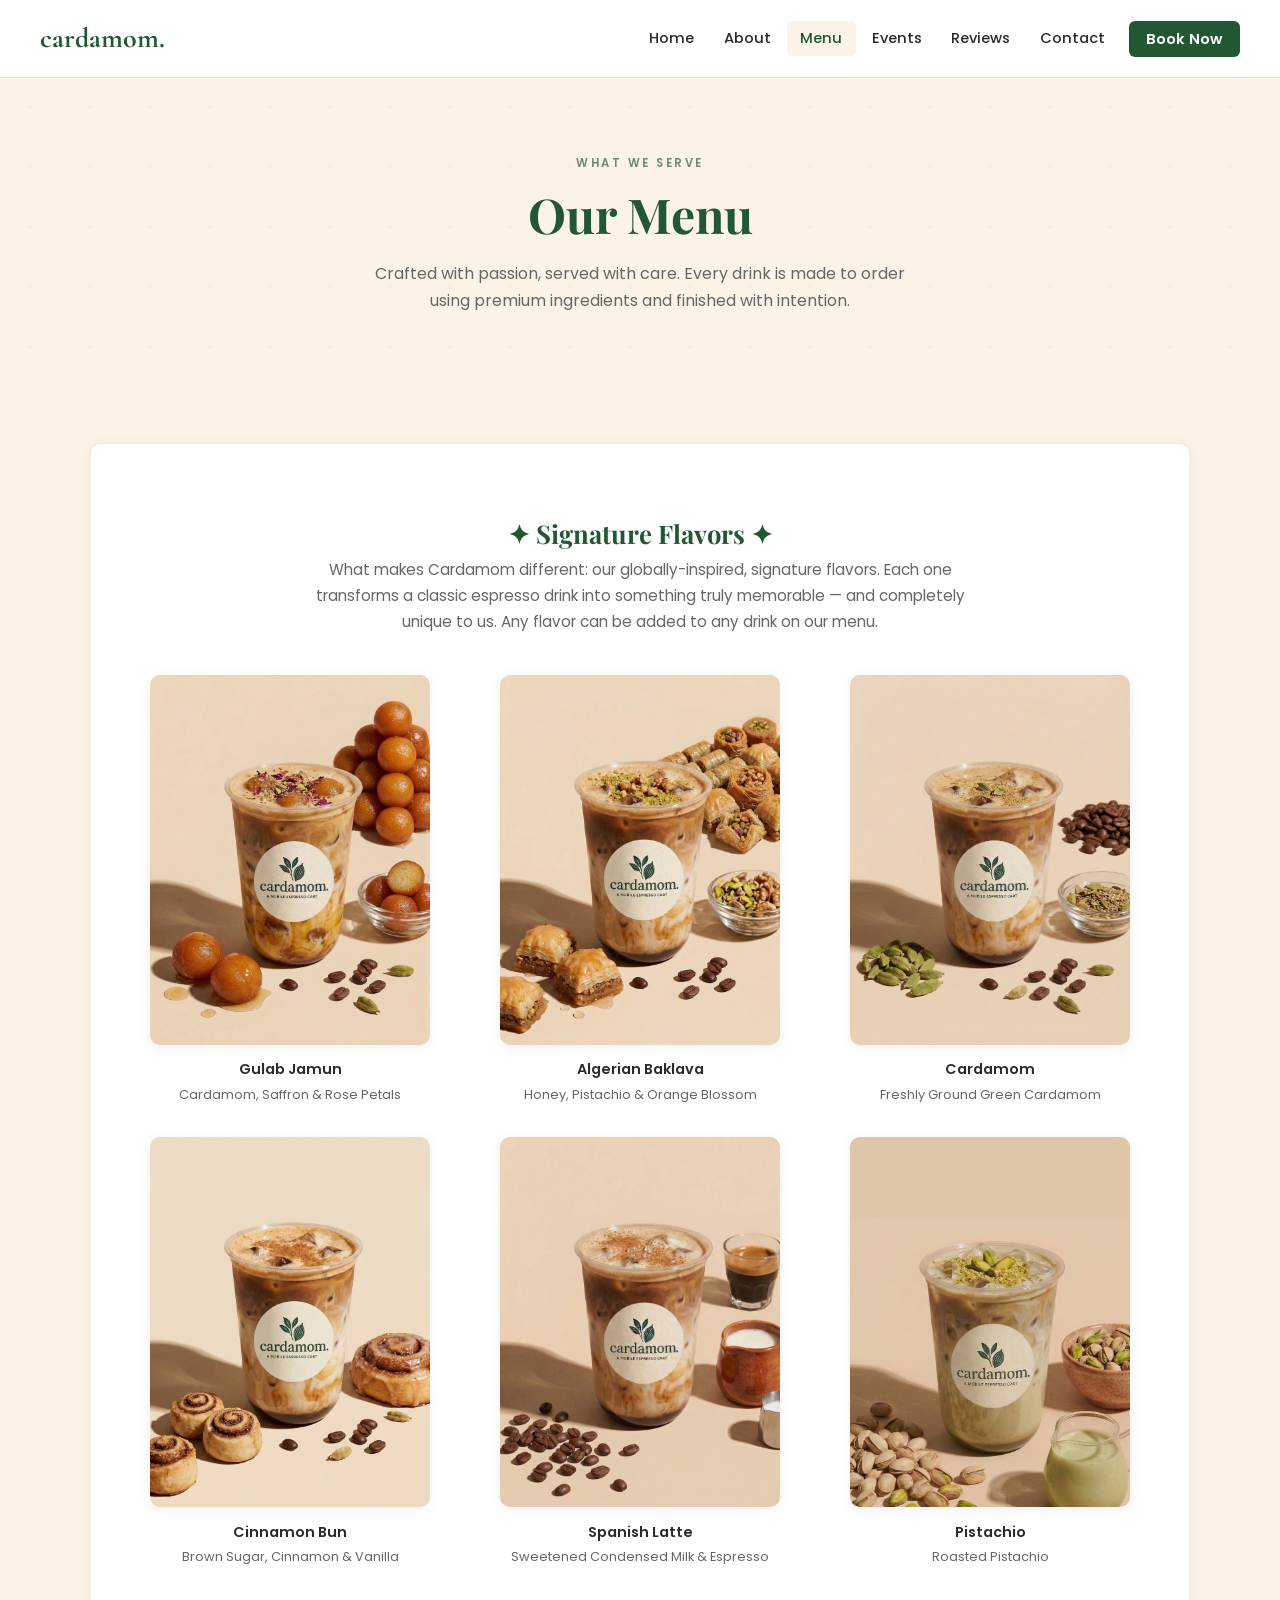
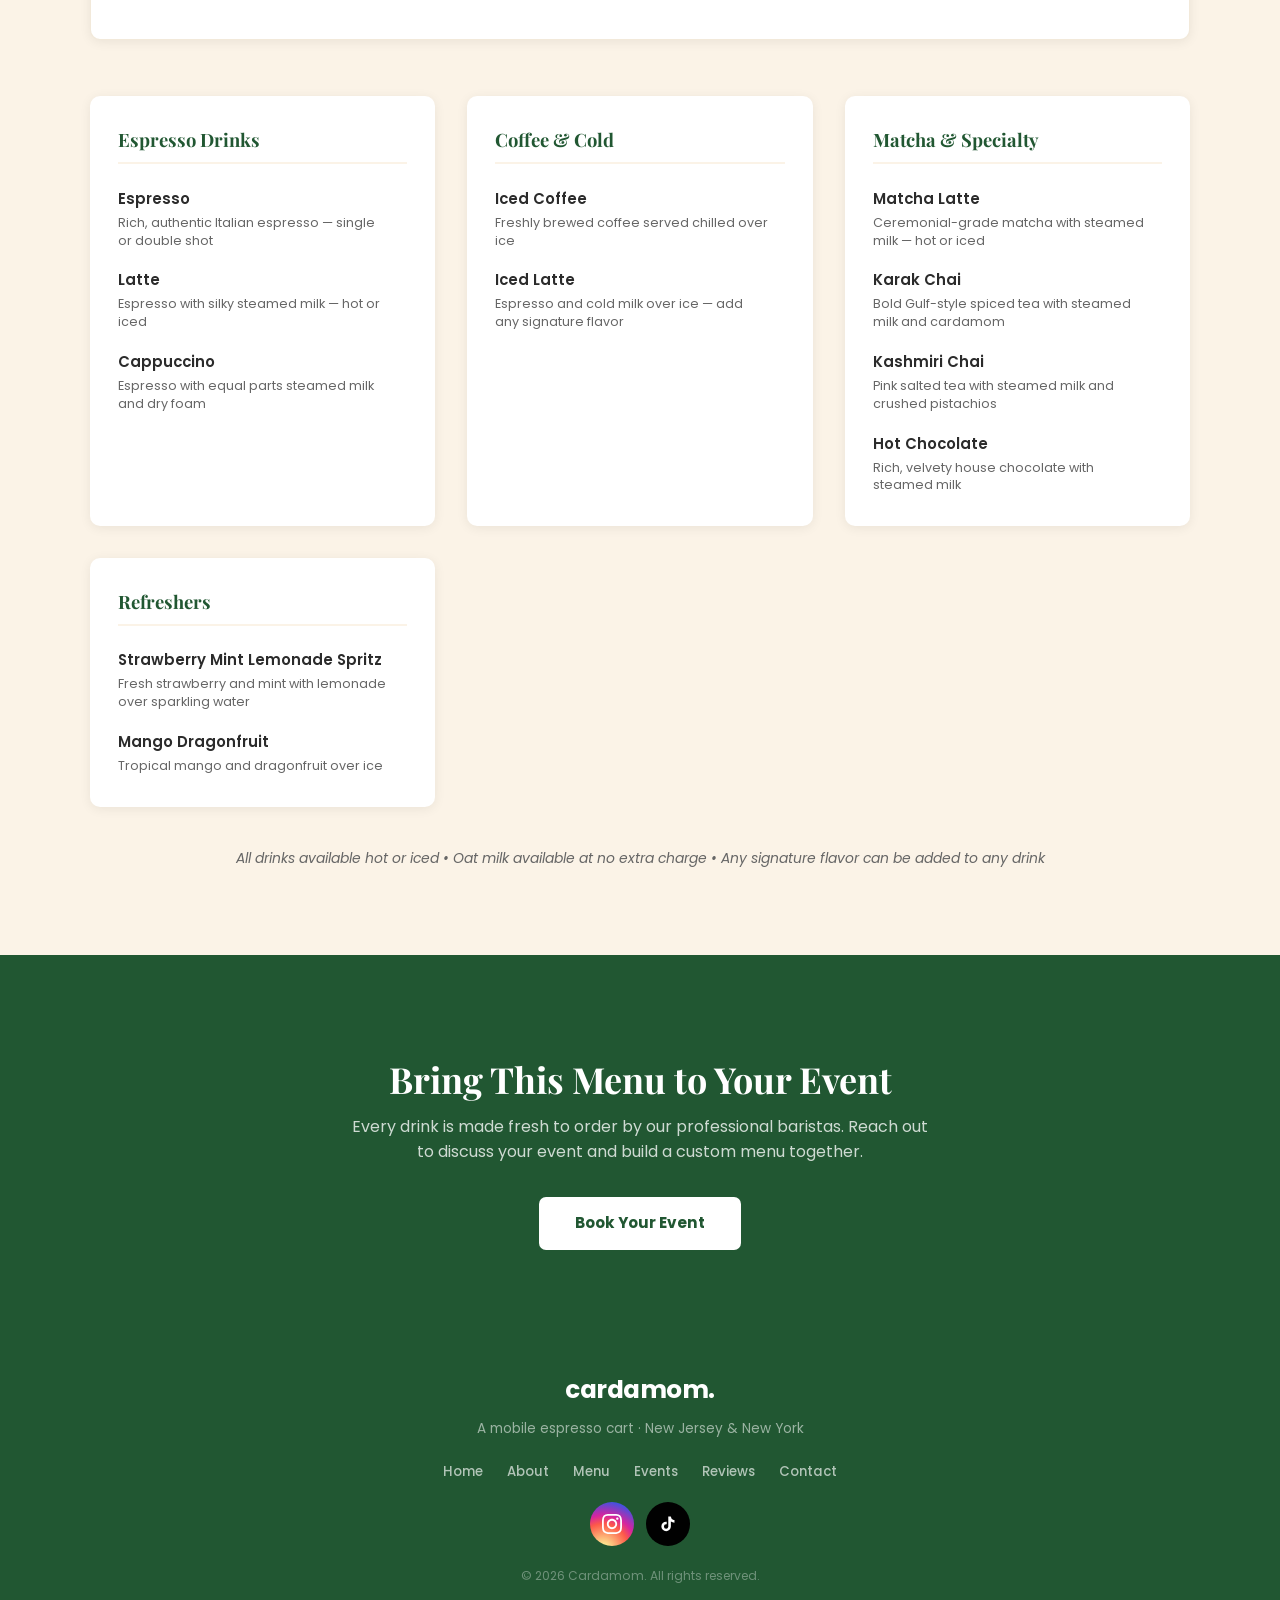
<file: pages/menu.html>
<!DOCTYPE html>
<html lang="en">
<head>
  <meta charset="UTF-8">
  <meta name="viewport" content="width=device-width, initial-scale=1.0">
  <title>Menu – Cardamom Mobile Espresso Cart</title>
  <meta name="description" content="Explore Cardamom's full drink menu — espresso, matcha, cold brew, and our signature globally-inspired flavors. Premium coffee for your NJ & NY event.">

  <link rel="icon" href="../favicon.ico" type="image/x-icon">
  <link href="https://fonts.googleapis.com/css2?family=Playfair+Display:wght@400;600;700&family=Poppins:wght@400;500;600;700&display=swap" rel="stylesheet">
  <link rel="stylesheet" href="https://cdnjs.cloudflare.com/ajax/libs/font-awesome/6.5.2/css/all.min.css" integrity="sha512-PwdO3tI+5Mhj84fHXVCLchfhzzrEDf7g+xfB5oXqAMwbhrxZoDG5h4VgWztZstNmBjZCjQI+z5O+Mv3r0Pj0gQ==" crossorigin="anonymous" referrerpolicy="no-referrer">
  <link rel="stylesheet" href="../css/styles.css">
  <link rel="canonical" href="https://sipcardamom.coffee/pages/menu.html">

  <!-- Google tag (gtag.js) -->
  <script async src="https://www.googletagmanager.com/gtag/js?id=G-JC9WBB8BRN"></script>
  <script>
    window.dataLayer = window.dataLayer || [];
    function gtag(){dataLayer.push(arguments);}
    gtag('js', new Date());
    gtag('config', 'G-JC9WBB8BRN');
  </script>
</head>
<body>

  <div id="site-nav"></div>

  <!-- Page Banner -->
  <header class="page-banner">
    <div class="page-banner-content">
      <span class="eyebrow">What We Serve</span>
      <h1>Our Menu</h1>
      <p>Crafted with passion, served with care. Every drink is made to order using premium ingredients and finished with intention.</p>
    </div>
  </header>

  <main>

    <!-- Signature Flavors -->
    <section class="menu-page-section">
      <div class="flavors-highlight">
        <h3>✦ Signature Flavors ✦</h3>
        <p class="flavor-intro">What makes Cardamom different: our globally-inspired, signature flavors. Each one transforms a classic espresso drink into something truly memorable — and completely unique to us. Any flavor can be added to any drink on our menu.</p>
        <div class="flavors-grid">

          <div class="flavor-card">
            <div class="flavor-img-wrap">
              <img src="../assets/images/flavors-ghulab.jpg" alt="Gulab Jamun Latte" class="flavor-img">
            </div>
            <div class="flavor-info">
              <h4>Gulab Jamun</h4>
              <p>Cardamom, Saffron &amp; Rose Petals</p>
            </div>
          </div>

          <div class="flavor-card">
            <div class="flavor-img-wrap">
              <img src="../assets/images/flavor-baklava.jpg" alt="Baklava Latte" class="flavor-img">
            </div>
            <div class="flavor-info">
              <h4>Algerian Baklava</h4>
              <p>Honey, Pistachio &amp; Orange Blossom</p>
            </div>
          </div>

          <div class="flavor-card">
            <div class="flavor-img-wrap">
              <img src="../assets/images/flavor-cardamom.jpg" alt="Cardamom Latte" class="flavor-img">
            </div>
            <div class="flavor-info">
              <h4>Cardamom</h4>
              <p>Freshly Ground Green Cardamom</p>
            </div>
          </div>

          <div class="flavor-card">
            <div class="flavor-img-wrap">
              <img src="../assets/images/flavor-cinnamon.jpg" alt="Cinnamon Roll Latte" class="flavor-img">
            </div>
            <div class="flavor-info">
              <h4>Cinnamon Bun</h4>
              <p>Brown Sugar, Cinnamon &amp; Vanilla</p>
            </div>
          </div>

          <div class="flavor-card">
            <div class="flavor-img-wrap">
              <img src="../assets/images/flavor-spanishlatte.jpg" alt="Spanish Latte" class="flavor-img">
            </div>
            <div class="flavor-info">
              <h4>Spanish Latte</h4>
              <p>Sweetened Condensed Milk &amp; Espresso</p>
            </div>
          </div>

          <div class="flavor-card">
            <div class="flavor-img-wrap">
              <img src="../assets/images/flavor-pistachio.jpg" alt="Pistachio Latte" class="flavor-img">
            </div>
            <div class="flavor-info">
              <h4>Pistachio</h4>
              <p>Roasted Pistachio</p>
            </div>
          </div>

        </div>
      </div>

      <!-- Drink Menu -->
      <div class="menu-grid">

        <div class="menu-card">
          <h3>Espresso Drinks</h3>
          <div class="menu-item">
            <div class="menu-content">
              <h4>Espresso</h4>
              <p class="description">Rich, authentic Italian espresso — single or double shot</p>
            </div>
          </div>
          <div class="menu-item">
            <div class="menu-content">
              <h4>Latte</h4>
              <p class="description">Espresso with silky steamed milk — hot or iced</p>
            </div>
          </div>
          <div class="menu-item">
            <div class="menu-content">
              <h4>Cappuccino</h4>
              <p class="description">Espresso with equal parts steamed milk and dry foam</p>
            </div>
          </div>
        </div>

        <div class="menu-card">
          <h3>Coffee &amp; Cold</h3>
          <div class="menu-item">
            <div class="menu-content">
              <h4>Iced Coffee</h4>
              <p class="description">Freshly brewed coffee served chilled over ice</p>
            </div>
          </div>
          <div class="menu-item">
            <div class="menu-content">
              <h4>Iced Latte</h4>
              <p class="description">Espresso and cold milk over ice — add any signature flavor</p>
            </div>
          </div>
        </div>

        <div class="menu-card">
          <h3>Matcha &amp; Specialty</h3>
          <div class="menu-item">
            <div class="menu-content">
              <h4>Matcha Latte</h4>
              <p class="description">Ceremonial-grade matcha with steamed milk — hot or iced</p>
            </div>
          </div>
          <div class="menu-item">
            <div class="menu-content">
              <h4>Karak Chai</h4>
              <p class="description">Bold Gulf-style spiced tea with steamed milk and cardamom</p>
            </div>
          </div>
          <div class="menu-item">
            <div class="menu-content">
              <h4>Kashmiri Chai</h4>
              <p class="description">Pink salted tea with steamed milk and crushed pistachios</p>
            </div>
          </div>
          <div class="menu-item">
            <div class="menu-content">
              <h4>Hot Chocolate</h4>
              <p class="description">Rich, velvety house chocolate with steamed milk</p>
            </div>
          </div>
        </div>

        <div class="menu-card">
          <h3>Refreshers</h3>
          <div class="menu-item">
            <div class="menu-content">
              <h4>Strawberry Mint Lemonade Spritz</h4>
              <p class="description">Fresh strawberry and mint with lemonade over sparkling water</p>
            </div>
          </div>
          <div class="menu-item">
            <div class="menu-content">
              <h4>Mango Dragonfruit</h4>
              <p class="description">Tropical mango and dragonfruit over ice</p>
            </div>
          </div>
        </div>

      </div>

      <p class="menu-note">All drinks available hot or iced &bull; Oat milk available at no extra charge &bull; Any signature flavor can be added to any drink</p>
    </section>

    <!-- CTA -->
    <section class="cta-section">
      <h2>Bring This Menu to Your Event</h2>
      <p>Every drink is made fresh to order by our professional baristas. Reach out to discuss your event and build a custom menu together.</p>
      <a href="contact.html">Book Your Event</a>
    </section>

  </main>

  <div id="site-footer"></div>
  <script src="../js/main.js"></script>
</body>
</html>
</file>
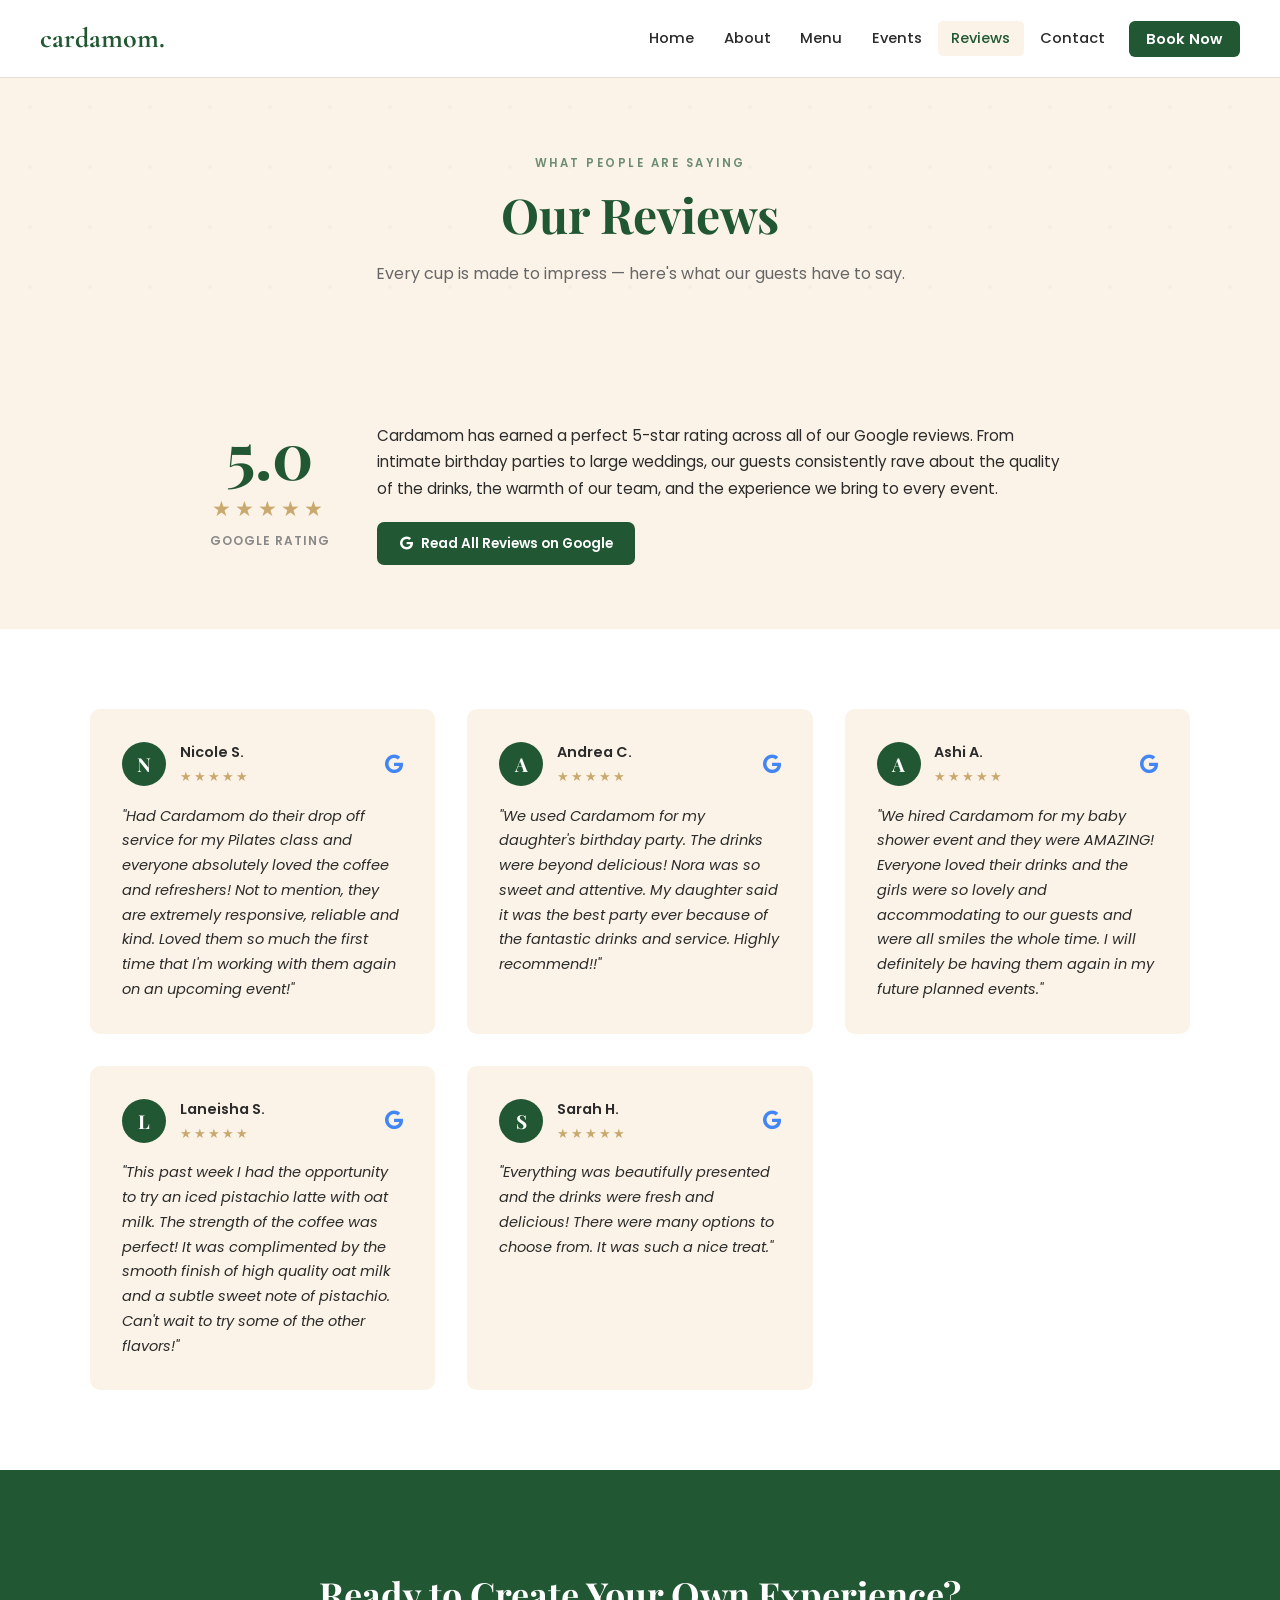
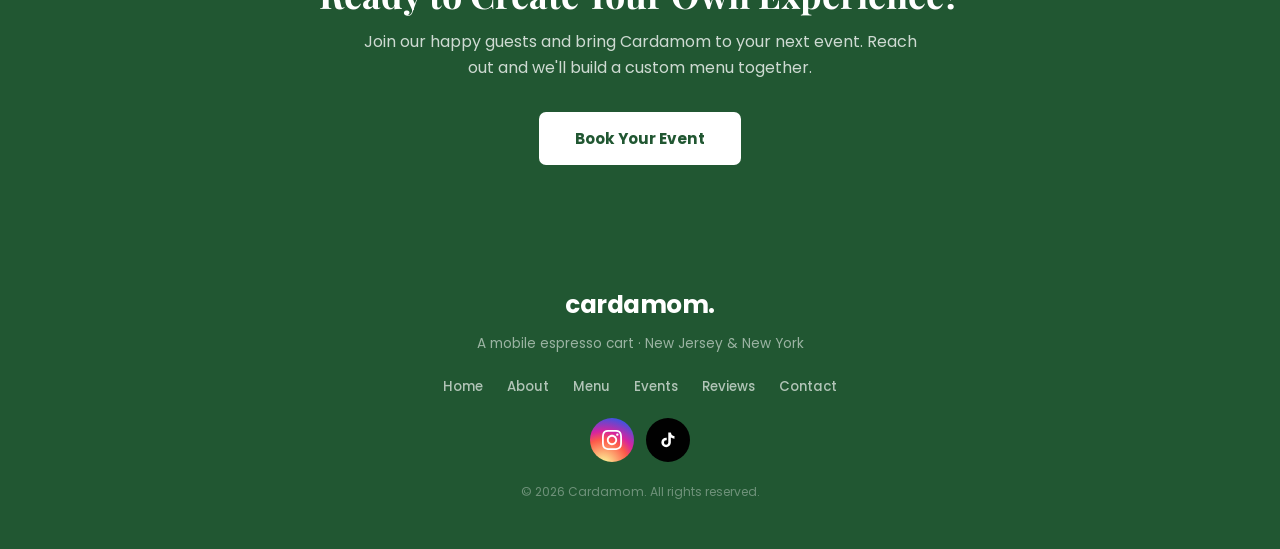
<file: pages/reviews.html>
<!DOCTYPE html>
<html lang="en">
<head>
  <meta charset="UTF-8">
  <meta name="viewport" content="width=device-width, initial-scale=1.0">
  <title>Reviews – Cardamom Mobile Espresso Cart</title>
  <meta name="description" content="See what guests are saying about Cardamom — 5-star Google reviews from weddings, corporate events, private parties, and more across NJ & NY.">

  <link rel="icon" href="../favicon.ico" type="image/x-icon">
  <link href="https://fonts.googleapis.com/css2?family=Playfair+Display:wght@400;600;700&family=Poppins:wght@400;500;600;700&display=swap" rel="stylesheet">
  <link rel="stylesheet" href="https://cdnjs.cloudflare.com/ajax/libs/font-awesome/6.5.2/css/all.min.css" integrity="sha512-PwdO3tI+5Mhj84fHXVCLchfhzzrEDf7g+xfB5oXqAMwbhrxZoDG5h4VgWztZstNmBjZCjQI+z5O+Mv3r0Pj0gQ==" crossorigin="anonymous" referrerpolicy="no-referrer">
  <link rel="stylesheet" href="../css/styles.css">
  <link rel="canonical" href="https://sipcardamom.coffee/pages/reviews.html">

  <!-- Google tag (gtag.js) -->
  <script async src="https://www.googletagmanager.com/gtag/js?id=G-JC9WBB8BRN"></script>
  <script>
    window.dataLayer = window.dataLayer || [];
    function gtag(){dataLayer.push(arguments);}
    gtag('js', new Date());
    gtag('config', 'G-JC9WBB8BRN');
  </script>
</head>
<body>

  <div id="site-nav"></div>

  <!-- Page Banner -->
  <header class="page-banner">
    <div class="page-banner-content">
      <span class="eyebrow">What People Are Saying</span>
      <h1>Our Reviews</h1>
      <p>Every cup is made to impress — here's what our guests have to say.</p>
    </div>
  </header>

  <main>

    <!-- Rating Summary -->
    <section class="reviews-summary-section">
      <div class="reviews-summary">
        <div class="reviews-score">
          <span class="reviews-number">5.0</span>
          <div class="reviews-stars">&#9733;&#9733;&#9733;&#9733;&#9733;</div>
          <span class="reviews-source">Google Rating</span>
        </div>
        <div class="reviews-summary-text">
          <p>Cardamom has earned a perfect 5-star rating across all of our Google reviews. From intimate birthday parties to large weddings, our guests consistently rave about the quality of the drinks, the warmth of our team, and the experience we bring to every event.</p>
          <a href="https://maps.app.goo.gl/SQfuenRqdvFhiz299" target="_blank" rel="noopener noreferrer" class="reviews-google-btn">
            <i class="fa-brands fa-google"></i> Read All Reviews on Google
          </a>
        </div>
      </div>
    </section>

    <!-- Review Cards -->
    <section class="reviews-page-section">
      <div class="reviews-page-grid">

        <div class="review-page-card">
          <div class="review-card-header">
            <div class="reviewer-avatar">N</div>
            <div class="reviewer-info">
              <span class="reviewer-name">Nicole S.</span>
              <div class="stars">&#9733;&#9733;&#9733;&#9733;&#9733;</div>
            </div>
            <i class="fa-brands fa-google review-google-icon"></i>
          </div>
          <p>"Had Cardamom do their drop off service for my Pilates class and everyone absolutely loved the coffee and refreshers! Not to mention, they are extremely responsive, reliable and kind. Loved them so much the first time that I'm working with them again on an upcoming event!"</p>
        </div>

        <div class="review-page-card">
          <div class="review-card-header">
            <div class="reviewer-avatar">A</div>
            <div class="reviewer-info">
              <span class="reviewer-name">Andrea C.</span>
              <div class="stars">&#9733;&#9733;&#9733;&#9733;&#9733;</div>
            </div>
            <i class="fa-brands fa-google review-google-icon"></i>
          </div>
          <p>"We used Cardamom for my daughter's birthday party. The drinks were beyond delicious! Nora was so sweet and attentive. My daughter said it was the best party ever because of the fantastic drinks and service. Highly recommend!!"</p>
        </div>

        <div class="review-page-card">
          <div class="review-card-header">
            <div class="reviewer-avatar">A</div>
            <div class="reviewer-info">
              <span class="reviewer-name">Ashi A.</span>
              <div class="stars">&#9733;&#9733;&#9733;&#9733;&#9733;</div>
            </div>
            <i class="fa-brands fa-google review-google-icon"></i>
          </div>
          <p>"We hired Cardamom for my baby shower event and they were AMAZING! Everyone loved their drinks and the girls were so lovely and accommodating to our guests and were all smiles the whole time. I will definitely be having them again in my future planned events."</p>
        </div>

        <div class="review-page-card">
          <div class="review-card-header">
            <div class="reviewer-avatar">L</div>
            <div class="reviewer-info">
              <span class="reviewer-name">Laneisha S.</span>
              <div class="stars">&#9733;&#9733;&#9733;&#9733;&#9733;</div>
            </div>
            <i class="fa-brands fa-google review-google-icon"></i>
          </div>
          <p>"This past week I had the opportunity to try an iced pistachio latte with oat milk. The strength of the coffee was perfect! It was complimented by the smooth finish of high quality oat milk and a subtle sweet note of pistachio. Can't wait to try some of the other flavors!"</p>
        </div>

        <div class="review-page-card">
          <div class="review-card-header">
            <div class="reviewer-avatar">S</div>
            <div class="reviewer-info">
              <span class="reviewer-name">Sarah H.</span>
              <div class="stars">&#9733;&#9733;&#9733;&#9733;&#9733;</div>
            </div>
            <i class="fa-brands fa-google review-google-icon"></i>
          </div>
          <p>"Everything was beautifully presented and the drinks were fresh and delicious! There were many options to choose from. It was such a nice treat."</p>
        </div>

      </div>
    </section>

    <!-- CTA -->
    <section class="cta-section">
      <h2>Ready to Create Your Own Experience?</h2>
      <p>Join our happy guests and bring Cardamom to your next event. Reach out and we'll build a custom menu together.</p>
      <a href="contact.html">Book Your Event</a>
    </section>

  </main>

  <div id="site-footer"></div>
  <script src="../js/main.js"></script>
</body>
</html>
</file>
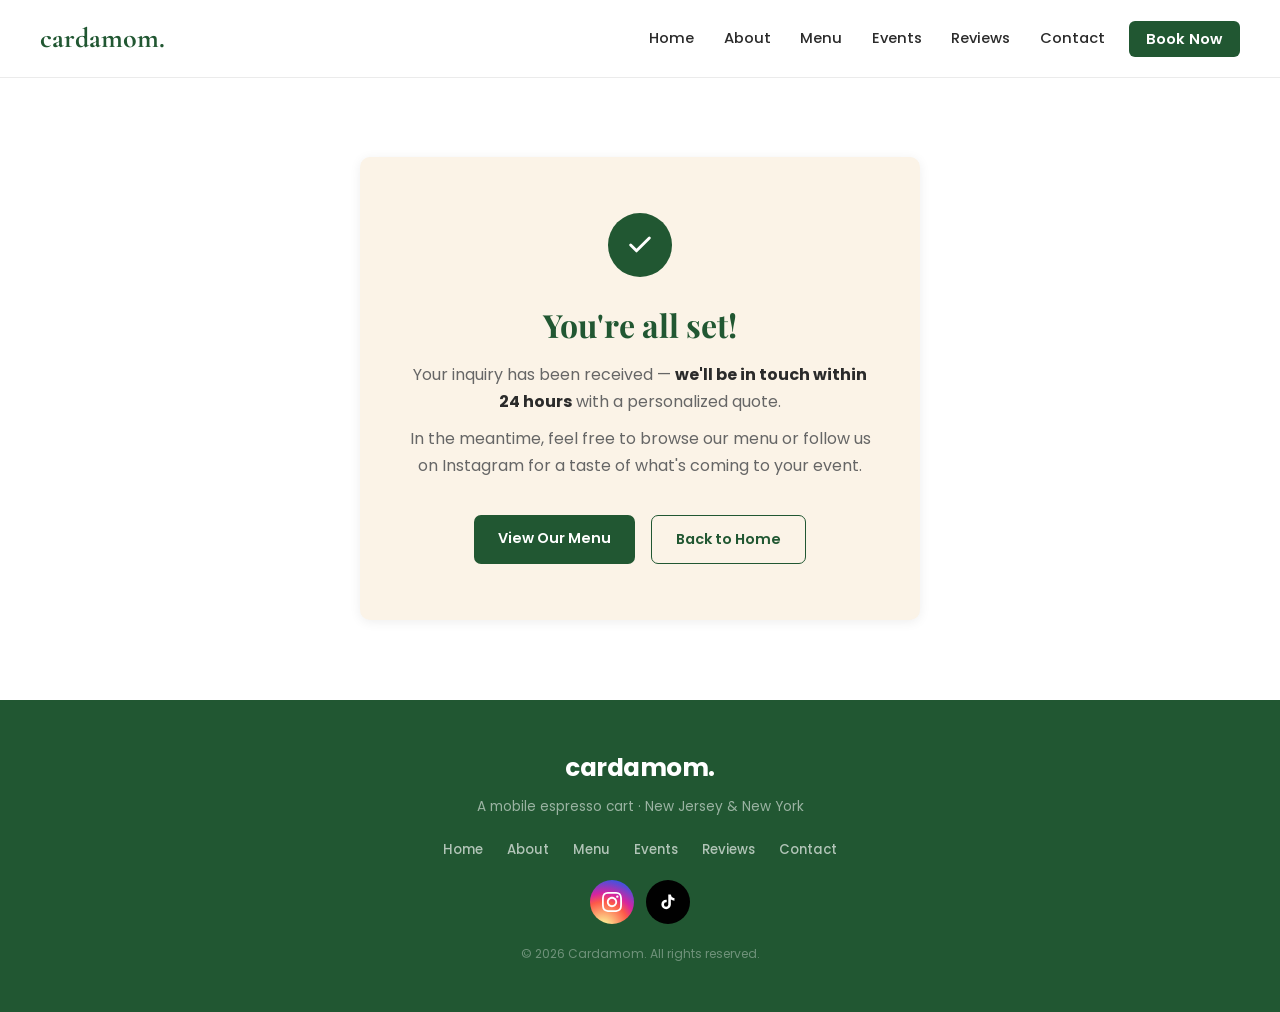
<file: pages/thank-you.html>
<!DOCTYPE html>
<html lang="en">
<head>
  <meta charset="UTF-8">
  <meta name="viewport" content="width=device-width, initial-scale=1.0">
  <meta name="robots" content="noindex, nofollow">
  <title>Thank You – Cardamom Mobile Espresso Cart</title>
  <meta name="description" content="Your booking inquiry has been received. We'll be in touch within 24 hours.">

  <link rel="icon" href="../favicon.ico" type="image/x-icon">
  <link href="https://fonts.googleapis.com/css2?family=Playfair+Display:wght@400;600;700&family=Poppins:wght@400;500;600;700&display=swap" rel="stylesheet">
  <link rel="stylesheet" href="../css/styles.css">

  <!-- Google tag (gtag.js) -->
  <script async src="https://www.googletagmanager.com/gtag/js?id=G-JC9WBB8BRN"></script>
  <script>
    window.dataLayer = window.dataLayer || [];
    function gtag(){dataLayer.push(arguments);}
    gtag('js', new Date());
    gtag('config', 'G-JC9WBB8BRN');
  </script>

  <style>
    .thankyou-section {
      min-height: 60vh;
      display: flex;
      align-items: center;
      justify-content: center;
      padding: 5rem 2rem;
      background-color: var(--white);
      text-align: center;
    }
    .thankyou-card {
      background-color: var(--accent-color);
      border-radius: var(--border-radius);
      box-shadow: var(--shadow);
      padding: 3.5rem 3rem;
      max-width: 560px;
      width: 100%;
    }
    .thankyou-icon {
      width: 64px;
      height: 64px;
      background-color: var(--primary-color);
      border-radius: 50%;
      display: flex;
      align-items: center;
      justify-content: center;
      margin: 0 auto 1.75rem;
    }
    .thankyou-icon svg { color: white; }
    .thankyou-card h1 {
      font-family: 'Playfair Display', Georgia, serif;
      font-size: 2rem;
      color: var(--primary-color);
      margin: 0 0 1rem;
    }
    .thankyou-card p {
      font-size: 1rem;
      color: var(--muted-text);
      line-height: 1.7;
      margin: 0 0 0.6rem;
    }
    .thankyou-card p strong { color: var(--text-color); }
    .thankyou-actions {
      display: flex;
      gap: 1rem;
      justify-content: center;
      margin-top: 2.25rem;
      flex-wrap: wrap;
    }
    .thankyou-actions a {
      text-decoration: none;
      padding: 0.75rem 1.5rem;
      border-radius: 7px;
      font-family: 'Poppins', sans-serif;
      font-size: 0.9rem;
      font-weight: 600;
      transition: background-color 0.2s ease, color 0.2s ease;
    }
    .btn-primary {
      background-color: var(--primary-color);
      color: var(--white);
    }
    .btn-primary:hover { background-color: var(--primary-dark); }
    .btn-secondary {
      background-color: transparent;
      color: var(--primary-color);
      border: 1.5px solid var(--primary-color);
    }
    .btn-secondary:hover { background-color: var(--primary-color); color: var(--white); }
    @media (max-width: 640px) {
      .thankyou-card { padding: 2.5rem 1.5rem; }
      .thankyou-card h1 { font-size: 1.65rem; }
      .thankyou-actions { flex-direction: column; align-items: center; }
      .thankyou-actions a { width: 100%; text-align: center; }
    }
  </style>
</head>
<body>

  <div id="site-nav"></div>

  <main>
    <section class="thankyou-section">
      <div class="thankyou-card">
        <div class="thankyou-icon">
          <svg width="28" height="28" viewBox="0 0 24 24" fill="none" stroke="currentColor" stroke-width="2.5" stroke-linecap="round" stroke-linejoin="round" aria-hidden="true">
            <polyline points="20 6 9 17 4 12"/>
          </svg>
        </div>
        <h1>You're all set!</h1>
        <p>Your inquiry has been received — <strong>we'll be in touch within 24 hours</strong> with a personalized quote.</p>
        <p>In the meantime, feel free to browse our menu or follow us on Instagram for a taste of what's coming to your event.</p>
        <div class="thankyou-actions">
          <a href="menu.html" class="btn-primary">View Our Menu</a>
          <a href="https://sipcardamom.coffee" class="btn-secondary">Back to Home</a>
        </div>
      </div>
    </section>
  </main>

  <div id="site-footer"></div>
  <script src="../js/main.js"></script>
</body>
</html>
</file>
<file: css/styles.css>
/*
 * Cardamom – Mobile Espresso Cart
 * Stylesheet
 */

@import url('https://fonts.googleapis.com/css2?family=Cormorant+Garamond:wght@400;500;600;700&display=swap');

/* ===================== VARIABLES ===================== */
:root {
  --primary-color: #215732;
  --primary-dark:  #174422;
  --secondary-color: #fbf3e7;
  --accent-color:    #fbf3e7;
  --gold:            #c9a96e;
  --text-color:  #2b2b2b;
  --muted-text:  #666666;
  --white:       #ffffff;
  --border-radius: 10px;
  --shadow: 0 2px 12px rgba(0, 0, 0, 0.07);
  --shadow-md: 0 4px 20px rgba(0, 0, 0, 0.11);
}

/* ===================== RESET & BASE ===================== */
*, *::before, *::after { box-sizing: border-box; }
html { scroll-behavior: smooth; }

body {
  margin: 0;
  font-family: 'Poppins', sans-serif;
  color: var(--text-color);
  background-color: var(--secondary-color);
  line-height: 1.6;
  -webkit-font-smoothing: antialiased;
}

h1, h2, h3 {
  font-family: 'Playfair Display', Georgia, serif;
  line-height: 1.25;
}

h4, h5, h6 { font-family: 'Poppins', sans-serif; }

a { color: inherit; }
img { max-width: 100%; display: block; }

/* ===================== NAVBAR ===================== */
.navbar {
  display: flex;
  justify-content: space-between;
  align-items: center;
  padding: 1rem 2.5rem;
  background-color: var(--white);
  box-shadow: 0 1px 0 rgba(0,0,0,0.08);
  position: sticky;
  top: 0;
  z-index: 200;
}

.logo {
  font-family: 'Cormorant Garamond', Georgia, serif;
  font-size: 1.75rem;
  font-weight: 700;
  color: var(--primary-color);
  text-decoration: none;
  letter-spacing: 0;
}

.nav-links {
  list-style: none;
  display: flex;
  gap: 0.15rem;
  margin: 0;
  padding: 0;
  align-items: center;
}

.nav-links a {
  text-decoration: none;
  color: var(--text-color);
  padding: 0.45rem 0.85rem;
  border-radius: 5px;
  font-weight: 500;
  font-size: 0.92rem;
  transition: background-color 0.18s ease, color 0.18s ease;
}

.nav-links a:hover,
.nav-links a.active {
  background-color: var(--accent-color);
  color: var(--primary-color);
}

.nav-links .cta {
  background-color: var(--primary-color);
  color: var(--white) !important;
  border-radius: 6px;
  font-weight: 600;
  margin-left: 0.5rem;
  padding: 0.5rem 1.1rem;
}

.nav-links .cta:hover { background-color: var(--primary-dark) !important; }

/* Hamburger */
.hamburger {
  display: none;
  flex-direction: column;
  justify-content: center;
  gap: 6px;
  background: none;
  border: none;
  cursor: pointer;
  padding: 10px;
  border-radius: 6px;
  position: relative;
  z-index: 201;
}

.hamburger span {
  display: block;
  width: 30px;
  height: 3px;
  background-color: var(--primary-color);
  border-radius: 3px;
  transition: transform 0.3s ease, opacity 0.3s ease;
}

.hamburger.active span:nth-child(1) { transform: translateY(9px) rotate(45deg); }
.hamburger.active span:nth-child(2) { opacity: 0; }
.hamburger.active span:nth-child(3) { transform: translateY(-9px) rotate(-45deg); }

/* ===================== HERO (homepage) ===================== */
.hero {
  display: flex;
  flex-direction: column;
  justify-content: center;
  align-items: center;
  text-align: center;
  padding: 6rem 1.5rem 5rem;
  background: #f1e8d7;
  position: relative;
  overflow: hidden;
}

.hero::before {
  content: '';
  position: absolute;
  inset: 0;
  background: url("data:image/svg+xml,%3Csvg width='60' height='60' viewBox='0 0 60 60' xmlns='http://www.w3.org/2000/svg'%3E%3Cg fill='none'%3E%3Cg fill='%23215732' fill-opacity='0.03'%3E%3Ccircle cx='30' cy='30' r='2'/%3E%3C/g%3E%3C/g%3E%3C/svg%3E");
  pointer-events: none;
}

.hero-content { position: relative; }

.hero-eyebrow {
  display: inline-block;
  font-size: 0.75rem;
  font-weight: 600;
  letter-spacing: 2.5px;
  text-transform: uppercase;
  color: var(--primary-color);
  background-color: rgba(33,87,50,0.08);
  padding: 0.35rem 1rem;
  border-radius: 20px;
  margin-bottom: 1.25rem;
}

.hero-logo {
  width: 380px;
  max-width: 85vw;
  height: auto;
  display: block;
  margin: 0 auto 0.5rem;
}

.hero p {
  max-width: 580px;
  margin: 1.25rem auto 2.25rem;
  font-size: 1.03rem;
  color: var(--muted-text);
}

.hero .buttons {
  display: flex;
  gap: 1rem;
  flex-wrap: wrap;
  justify-content: center;
}

.hero .buttons a {
  text-decoration: none;
  padding: 0.85rem 2rem;
  border-radius: 7px;
  font-weight: 600;
  font-size: 0.95rem;
  transition: all 0.2s ease;
  border: 2px solid var(--primary-color);
}

.hero .buttons a:first-child {
  background-color: var(--primary-color);
  color: var(--white);
}

.hero .buttons a:first-child:hover {
  background-color: var(--primary-dark);
  border-color: var(--primary-dark);
}

.hero .buttons a.secondary {
  background-color: transparent;
  color: var(--primary-color);
}

.hero .buttons a.secondary:hover {
  background-color: var(--primary-color);
  color: var(--white);
}

/* ===================== PAGE BANNER (subpages) ===================== */
.page-banner {
  padding: 4.5rem 1.5rem 3.5rem;
  background: var(--accent-color);
  text-align: center;
  position: relative;
  overflow: hidden;
}

.page-banner::before {
  content: '';
  position: absolute;
  inset: 0;
  background: url("data:image/svg+xml,%3Csvg width='60' height='60' viewBox='0 0 60 60' xmlns='http://www.w3.org/2000/svg'%3E%3Cg fill='none'%3E%3Cg fill='%23215732' fill-opacity='0.03'%3E%3Ccircle cx='30' cy='30' r='2'/%3E%3C/g%3E%3C/g%3E%3C/svg%3E");
  pointer-events: none;
}

.page-banner-content { position: relative; }

.page-banner .eyebrow {
  display: inline-block;
  font-size: 0.72rem;
  font-weight: 600;
  letter-spacing: 2.5px;
  text-transform: uppercase;
  color: var(--primary-color);
  opacity: 0.65;
  margin-bottom: 0.75rem;
}

.page-banner h1 {
  font-size: 3rem;
  color: var(--primary-color);
  margin: 0 0 1rem;
}

.page-banner p {
  max-width: 540px;
  margin: 0 auto;
  color: var(--muted-text);
  font-size: 1rem;
  line-height: 1.7;
}

/* ===================== SHARED ===================== */
.section-sub {
  max-width: 620px;
  margin: 0 auto 2.75rem;
  color: var(--muted-text);
  font-size: 1rem;
  line-height: 1.7;
  text-align: center;
}

section h2 {
  font-size: 2.1rem;
  color: var(--primary-color);
  margin-bottom: 0.6rem;
  text-align: center;
}

.text-link {
  display: inline-block;
  margin-top: 2rem;
  text-decoration: none;
  color: var(--primary-color);
  font-weight: 600;
  font-size: 0.93rem;
  border-bottom: 2px solid var(--gold);
  padding-bottom: 1px;
  transition: color 0.2s, border-color 0.2s;
}

.text-link:hover {
  color: var(--primary-dark);
  border-color: var(--primary-color);
}

/* ===================== FEATURES ===================== */
.features {
  padding: 5rem 2rem;
  text-align: center;
  background-color: var(--white);
}

.features .grid {
  display: grid;
  grid-template-columns: repeat(auto-fit, minmax(240px, 1fr));
  gap: 1.5rem;
  max-width: 1000px;
  margin: 0 auto;
}

.card {
  background-color: var(--accent-color);
  padding: 2.25rem 2rem;
  border-radius: var(--border-radius);
  text-align: center;
  box-shadow: var(--shadow);
  transition: transform 0.2s ease, box-shadow 0.2s ease;
}

.card:hover { transform: translateY(-3px); box-shadow: var(--shadow-md); }

.card .icon {
  width: 48px;
  height: 48px;
  object-fit: contain;
  margin: 0 auto 1.1rem;
  filter: invert(31%) sepia(22%) saturate(525%) hue-rotate(88deg) brightness(95%) contrast(89%);
}

.card h3 { font-size: 1.15rem; margin-bottom: 0.5rem; color: var(--primary-color); }
.card p  { color: var(--muted-text); font-size: 0.92rem; margin: 0; }

/* ===================== SIGNATURE FLAVORS ===================== */
.flavors-section {
  background-color: var(--secondary-color);
  padding: 5rem 2rem;
  text-align: center;
}

.flavors-grid {
  display: grid;
  grid-template-columns: repeat(3, 1fr);
  gap: 2rem;
  max-width: 1100px;
  margin: 0 auto 1.5rem;
}

.flavor-card {
  display: flex;
  flex-direction: column;
  align-items: center;
  gap: 0.85rem;
}

.flavor-img-wrap {
  width: 280px;
  height: 370px;
  overflow: hidden;
  border-radius: var(--border-radius);
  background-color: var(--accent-color);
  display: flex;
  align-items: center;
  justify-content: center;
  box-shadow: var(--shadow);
  transition: transform 0.25s ease, box-shadow 0.25s ease;
  position: relative;
  z-index: 1;
}

@media (hover: hover) {
  .flavor-img-wrap:hover {
    transform: scale(1.2);
    box-shadow: var(--shadow-md);
    z-index: 10;
  }
}

.flavor-img { width: 100%; height: 100%; object-fit: cover; image-rendering: high-quality; }

.flavor-info h4 {
  margin: 0 0 0.2rem;
  font-family: 'Poppins', sans-serif;
  font-size: 0.9rem;
  font-weight: 600;
  color: var(--text-color);
}

.flavor-info p { margin: 0; font-size: 0.8rem; color: var(--muted-text); }

.flavor-note {
  font-style: italic;
  color: var(--muted-text);
  font-size: 0.87rem;
  max-width: 600px;
  margin: 0 auto;
}

/* ===================== EVENTS SECTION ===================== */
.events-section {
  background-color: var(--white);
  padding: 5rem 2rem;
  text-align: center;
}

.events-grid {
  display: grid;
  grid-template-columns: repeat(auto-fit, minmax(250px, 1fr));
  gap: 2rem;
  max-width: 1100px;
  margin: 0 auto;
}

.event-card {
  background-color: var(--accent-color);
  border-radius: var(--border-radius);
  padding: 2rem 1.75rem;
  text-align: left;
  box-shadow: var(--shadow);
  transition: transform 0.2s ease, box-shadow 0.2s ease;
}

.event-card:hover { transform: translateY(-3px); box-shadow: var(--shadow-md); }

.event-icon { width: 36px; height: 36px; margin-bottom: 1rem; }

.event-icon img {
  width: 36px;
  height: 36px;
  object-fit: contain;
  filter: invert(31%) sepia(22%) saturate(525%) hue-rotate(88deg) brightness(95%) contrast(89%);
}

.event-card h3 { margin: 0 0 0.5rem; font-size: 1.2rem; color: var(--primary-color); }
.event-card > p { margin-bottom: 1.1rem; font-size: 0.9rem; color: var(--muted-text); }

.event-card ul { list-style: none; padding: 0; margin: 0; }

.event-card ul li {
  position: relative;
  padding-left: 1.25rem;
  margin-bottom: 0.4rem;
  color: var(--muted-text);
  font-size: 0.87rem;
}

.event-card ul li::before {
  content: '✦';
  position: absolute;
  left: 0;
  color: var(--gold);
  font-size: 0.62rem;
  top: 4px;
}

/* ===================== PACKAGES ===================== */
.packages-section {
  background-color: var(--secondary-color);
  padding: 5rem 2rem;
  text-align: center;
}

.packages-grid {
  display: grid;
  grid-template-columns: repeat(auto-fit, minmax(270px, 1fr));
  gap: 2rem;
  max-width: 1040px;
  margin: 0 auto;
  align-items: stretch;
}

.package-card {
  background-color: var(--white);
  border-radius: var(--border-radius);
  padding: 2.25rem 1.75rem;
  text-align: left;
  display: flex;
  flex-direction: column;
  box-shadow: var(--shadow);
  position: relative;
  border: 2px solid transparent;
  transition: transform 0.2s ease, box-shadow 0.2s ease;
}

.package-card:hover { transform: translateY(-3px); box-shadow: var(--shadow-md); }

.package-card.featured { border-color: var(--primary-color); transform: translateY(-8px); }
.package-card.featured:hover { transform: translateY(-11px); }

.popular-badge {
  position: absolute;
  top: -14px;
  left: 50%;
  transform: translateX(-50%);
  background-color: var(--primary-color);
  color: var(--white);
  font-size: 0.7rem;
  font-weight: 700;
  padding: 4px 16px;
  border-radius: 20px;
  white-space: nowrap;
  letter-spacing: 0.8px;
  text-transform: uppercase;
}

.package-card h3 { margin-top: 0; margin-bottom: 0.25rem; font-size: 1.3rem; color: var(--primary-color); }

.package-sub { color: var(--muted-text); font-size: 0.84rem; margin: 0 0 0.85rem; }

.package-price {
  font-size: 1rem;
  color: var(--text-color);
  margin-bottom: 1.25rem;
  padding-bottom: 1.25rem;
  border-bottom: 1px solid var(--accent-color);
}

.package-price strong {
  font-size: 1.55rem;
  color: var(--primary-color);
  font-family: 'Playfair Display', serif;
}

.package-card ul { list-style: none; padding: 0; margin: 0 0 1.75rem; flex: 1; }

.package-card ul li {
  position: relative;
  padding-left: 1.25rem;
  margin-bottom: 0.5rem;
  color: var(--muted-text);
  font-size: 0.87rem;
}

.package-card ul li::before {
  content: '✦';
  position: absolute;
  left: 0;
  color: var(--gold);
  font-size: 0.62rem;
  top: 4px;
}

.pkg-btn {
  display: block;
  text-align: center;
  text-decoration: none;
  background-color: var(--primary-color);
  color: var(--white);
  padding: 0.8rem 1.2rem;
  border-radius: 7px;
  font-weight: 600;
  font-size: 0.9rem;
  transition: background-color 0.2s ease;
}

.pkg-btn:hover { background-color: var(--primary-dark); }

.packages-note {
  margin-top: 2.25rem;
  color: var(--muted-text);
  font-size: 0.87rem;
  font-style: italic;
  max-width: 600px;
  margin-left: auto;
  margin-right: auto;
}

.packages-note a { color: var(--primary-color); text-decoration: underline; }

/* ===================== DROP-OFF PACKAGES ===================== */
.dropoff-section {
  background-color: var(--white);
  padding: 5rem 2rem;
  text-align: center;
  border-top: 1px solid var(--accent-color);
}

.dropoff-header {
  margin-bottom: 3rem;
}

.eyebrow-tag {
  display: inline-block;
  background-color: var(--primary-color);
  color: var(--white);
  font-size: 0.7rem;
  font-weight: 700;
  letter-spacing: 1px;
  text-transform: uppercase;
  padding: 5px 16px;
  border-radius: 20px;
  margin-bottom: 0.85rem;
}

.dropoff-grid {
  max-width: 1040px;
  margin: 0 auto;
}

/* ===================== TESTIMONIALS ===================== */
.testimonials-section {
  background-color: var(--white);
  padding: 5rem 2rem;
  text-align: center;
}

.testimonials-grid {
  display: grid;
  grid-template-columns: repeat(auto-fit, minmax(270px, 1fr));
  gap: 2rem;
  max-width: 1040px;
  margin: 0 auto;
}

.testimonial-card {
  background-color: var(--accent-color);
  border-radius: var(--border-radius);
  padding: 2rem;
  text-align: left;
  box-shadow: var(--shadow);
}

.stars { color: var(--gold); font-size: 1rem; margin-bottom: 0.85rem; letter-spacing: 3px; }

.testimonial-card p {
  color: var(--text-color);
  font-size: 0.92rem;
  margin: 0 0 1.1rem;
  line-height: 1.75;
  font-style: italic;
}

.testimonial-author { font-size: 0.82rem; font-weight: 600; color: var(--primary-color); }

.google-reviews-link {
  display: inline-block;
  margin-top: 2.5rem;
  font-size: 0.92rem;
}

/* ===================== CALL TO ACTION ===================== */
.cta-section {
  background-color: var(--primary-color);
  color: var(--white);
  padding: 4.5rem 2rem;
  text-align: center;
  position: relative;
  overflow: hidden;
}


.cta-section h2, .cta-section p, .cta-section a { position: relative; }
.cta-section h2 { font-size: 2.25rem; color: var(--white); margin-bottom: 0.75rem; }

.cta-section p {
  max-width: 580px;
  margin: 0 auto 2rem;
  color: rgba(255,255,255,0.78);
  font-size: 1rem;
}

.cta-section a {
  text-decoration: none;
  background-color: var(--white);
  color: var(--primary-color);
  padding: 0.9rem 2.25rem;
  border-radius: 7px;
  font-weight: 700;
  font-size: 0.95rem;
  transition: background-color 0.2s ease;
  display: inline-block;
}

.cta-section a:hover { background-color: #f1f1f1; }

/* ===================== MENU PAGE ===================== */
.menu-page-section {
  background-color: var(--secondary-color);
  padding: 4.5rem 2rem;
  text-align: center;
}

.flavors-highlight {
  background-color: var(--white);
  border-radius: var(--border-radius);
  padding: 3rem 2.5rem;
  margin: 0 auto 3.5rem;
  box-shadow: var(--shadow);
  max-width: 1100px;
  border: 1px solid rgba(201,169,110,0.25);
}

.flavors-highlight h3 {
  font-size: 1.6rem;
  color: var(--primary-color);
  margin-bottom: 0.5rem;
}

.flavor-intro {
  color: var(--muted-text);
  max-width: 680px;
  margin: 0 auto 2.5rem;
  font-size: 0.95rem;
  line-height: 1.7;
}

/* Drink menu grid */
.menu-grid {
  display: grid;
  grid-template-columns: repeat(auto-fit, minmax(270px, 1fr));
  gap: 2rem;
  max-width: 1100px;
  margin: 0 auto;
}

.menu-card {
  background-color: var(--white);
  padding: 2rem 1.75rem;
  border-radius: var(--border-radius);
  box-shadow: var(--shadow);
  text-align: left;
}

.menu-card h3 {
  margin-top: 0;
  margin-bottom: 1.4rem;
  font-size: 1.15rem;
  color: var(--primary-color);
  padding-bottom: 0.7rem;
  border-bottom: 2px solid var(--accent-color);
}

.menu-item {
  display: flex;
  justify-content: space-between;
  align-items: flex-start;
  margin-bottom: 1.2rem;
}

.menu-item:last-child { margin-bottom: 0; }

.menu-item .menu-content { flex: 1; margin-right: 1rem; }

.menu-item h4 { margin: 0 0 0.2rem; font-size: 0.93rem; color: var(--text-color); font-weight: 600; }

.menu-item p.description { margin: 0; font-size: 0.79rem; color: var(--muted-text); line-height: 1.4; }

.menu-item span.price {
  font-weight: 600;
  color: var(--primary-color);
  white-space: nowrap;
  font-size: 0.93rem;
  flex-shrink: 0;
}

.menu-note {
  margin-top: 2.5rem;
  font-style: italic;
  color: var(--muted-text);
  font-size: 0.87rem;
  text-align: center;
}

/* ===================== ABOUT PAGE ===================== */
.about-story {
  background-color: var(--white);
  padding: 5rem 2rem;
}

.about-story-inner {
  max-width: 920px;
  margin: 0 auto;
  display: grid;
  grid-template-columns: 1fr 1fr;
  gap: 4rem;
  align-items: center;
}

.about-story-text h2 { text-align: left; margin-bottom: 1.25rem; }

.about-story-text p {
  color: var(--muted-text);
  font-size: 0.95rem;
  line-height: 1.85;
  margin-bottom: 1rem;
}

.about-story-text p:last-child { margin-bottom: 0; }

.about-visual {
  border-radius: var(--border-radius);
  aspect-ratio: 4/5;
  overflow: hidden;
}

.about-img {
  width: 100%;
  height: 100%;
  object-fit: cover;
  display: block;
}

.about-values {
  background-color: var(--secondary-color);
  padding: 5rem 2rem;
  text-align: center;
}

.values-grid {
  display: grid;
  grid-template-columns: repeat(auto-fit, minmax(220px, 1fr));
  gap: 1.75rem;
  max-width: 1040px;
  margin: 0 auto;
}

.value-card {
  background-color: var(--white);
  border-radius: var(--border-radius);
  padding: 2rem 1.75rem;
  text-align: left;
  box-shadow: var(--shadow);
}

.value-number {
  font-family: 'Playfair Display', serif;
  font-size: 2.5rem;
  color: var(--gold);
  opacity: 0.65;
  line-height: 1;
  margin-bottom: 0.75rem;
  display: block;
}

.value-card h3 { font-size: 1.1rem; color: var(--primary-color); margin: 0 0 0.5rem; }

.value-card p { color: var(--muted-text); font-size: 0.87rem; line-height: 1.65; margin: 0; }

.about-area {
  background-color: var(--white);
  padding: 5rem 2rem;
  text-align: center;
}

.area-details {
  display: flex;
  justify-content: center;
  gap: 3rem;
  flex-wrap: wrap;
  margin-top: 2.5rem;
}

.area-item { text-align: center; }

.area-item .area-icon {
  width: 44px;
  height: 44px;
  margin: 0 auto 0.75rem;
  filter: invert(31%) sepia(22%) saturate(525%) hue-rotate(88deg) brightness(95%) contrast(89%);
}

.area-item h4 { font-size: 1rem; color: var(--primary-color); margin: 0 0 0.3rem; }
.area-item p  { color: var(--muted-text); font-size: 0.87rem; margin: 0; }

/* ===================== EVENTS PAGE ===================== */
.event-detail-section {
  padding: 5rem 2rem;
}

.event-detail-section:nth-child(odd)  { background-color: var(--white); }
.event-detail-section:nth-child(even) { background-color: var(--secondary-color); }

.event-detail-inner {
  max-width: 920px;
  margin: 0 auto;
  display: grid;
  grid-template-columns: 1fr 1fr;
  gap: 3.5rem;
  align-items: start;
}

.event-detail-inner.reverse { direction: rtl; }
.event-detail-inner.reverse > * { direction: ltr; }

.event-detail-text h2 { text-align: left; margin-bottom: 1rem; font-size: 1.85rem; }

.event-detail-text p {
  color: var(--muted-text);
  font-size: 0.93rem;
  line-height: 1.8;
  margin-bottom: 1.25rem;
}

.event-detail-text ul { list-style: none; padding: 0; margin: 0; }

.event-detail-text ul li {
  position: relative;
  padding-left: 1.5rem;
  margin-bottom: 0.6rem;
  color: var(--muted-text);
  font-size: 0.88rem;
}

.event-detail-text ul li::before {
  content: '✦';
  position: absolute;
  left: 0;
  color: var(--gold);
  font-size: 0.6rem;
  top: 5px;
}

.event-detail-visual {
  background: var(--accent-color);
  border-radius: var(--border-radius);
  aspect-ratio: 4/3;
  overflow: hidden;
  display: flex;
  align-items: center;
  justify-content: center;
  font-size: 4rem;
}

.event-detail-visual:not(:has(.event-detail-img)) { opacity: 0.4; }

.event-detail-img {
  width: 100%;
  height: 100%;
  object-fit: cover;
  display: block;
  opacity: 1;
}

/* ===================== CONTACT PAGE ===================== */
.contact-section {
  background-color: var(--white);
  padding: 5rem 2rem;
  text-align: center;
}

.contact-grid {
  display: grid;
  grid-template-columns: 1fr 1.8fr;
  gap: 2.5rem;
  max-width: 1020px;
  margin: 0 auto;
  text-align: left;
}

.contact-info,
.booking-form-wrap {
  background-color: var(--accent-color);
  padding: 2.25rem;
  border-radius: var(--border-radius);
  box-shadow: var(--shadow);
}

.contact-info h3,
.booking-form-wrap h3 {
  margin-top: 0;
  margin-bottom: 1.5rem;
  font-size: 1.2rem;
  color: var(--primary-color);
}

.contact-info ul { list-style: none; padding: 0; margin: 0 0 1.75rem; }

.contact-info li {
  display: flex;
  align-items: flex-start;
  margin-bottom: 1.25rem;
  font-size: 0.88rem;
  color: var(--muted-text);
}

.contact-icon {
  width: 20px;
  height: 20px;
  object-fit: contain;
  margin-right: 0.75rem;
  margin-top: 0.1rem;
  flex-shrink: 0;
  filter: invert(31%) sepia(22%) saturate(525%) hue-rotate(88deg) brightness(95%) contrast(89%);
}

.contact-info li span { display: block; line-height: 1.6; }

.contact-info li span strong {
  color: var(--text-color);
  display: block;
  font-weight: 600;
  font-size: 0.78rem;
  text-transform: uppercase;
  letter-spacing: 0.6px;
  margin-bottom: 1px;
}

.social-links h4 {
  font-size: 0.78rem;
  text-transform: uppercase;
  letter-spacing: 0.6px;
  color: var(--text-color);
  margin: 0 0 0.75rem;
}

.social-icons-row { display: flex; gap: 0.75rem; align-items: center; }

.social-icon-btn {
  display: inline-flex;
  align-items: center;
  justify-content: center;
  width: 44px;
  height: 44px;
  border-radius: 50%;
  text-decoration: none;
  font-size: 1.15rem;
  color: var(--white);
  transition: transform 0.2s ease, opacity 0.2s ease;
}

.social-icon-btn:hover { transform: scale(1.12); opacity: 0.88; }

.social-icon-btn.instagram {
  background: radial-gradient(circle at 30% 107%, #fdf497 0%, #fdf497 5%, #fd5949 45%, #d6249f 60%, #285AEB 90%);
}

.social-icon-btn.tiktok {
  background: #010101;
  position: relative;
}

/* keep old .social-btn for any existing usages */
.social-btn {
  display: inline-flex;
  align-items: center;
  gap: 0.5rem;
  text-decoration: none;
  background-color: var(--primary-color);
  color: var(--white);
  padding: 0.6rem 1.2rem;
  border-radius: 7px;
  font-weight: 600;
  font-size: 0.87rem;
  transition: background-color 0.2s ease;
}

.social-btn:hover { background-color: var(--primary-dark); }
.social-btn i { font-size: 1rem; }

/* ---- Booking Form ---- */
.inquiry-form { display: flex; flex-direction: column; gap: 1.1rem; }

.form-row { display: grid; grid-template-columns: 1fr 1fr; gap: 1.1rem; }

.form-group { display: flex; flex-direction: column; gap: 0.35rem; min-width: 0; }

.form-group label {
  font-size: 0.78rem;
  font-weight: 600;
  color: var(--text-color);
  letter-spacing: 0.4px;
  text-transform: uppercase;
}

.form-group input,
.form-group select,
.form-group textarea {
  padding: 0.7rem 0.95rem;
  border: 1.5px solid #ddd;
  border-radius: 7px;
  font-family: 'Poppins', sans-serif;
  font-size: 0.9rem;
  color: var(--text-color);
  background-color: var(--white);
  transition: border-color 0.2s ease;
  outline: none;
  width: 100%;
  min-width: 0;
  max-width: 100%;
}

.form-group input:focus,
.form-group select:focus,
.form-group textarea:focus { border-color: var(--primary-color); }

.form-group textarea { resize: vertical; min-height: 115px; }

.form-group input[type="date"],
.form-group input[type="time"] {
  -webkit-appearance: none;
  appearance: none;
  line-height: 1.5;
  min-height: 2.8rem;
}

.form-group.field-error input,
.form-group.field-error select,
.form-group.field-error textarea { border-color: #d93025; background-color: #fff8f8; }
.form-group.field-error label { color: #d93025; }

.submit-btn {
  background-color: var(--primary-color);
  color: var(--white);
  border: none;
  padding: 0.9rem 2rem;
  border-radius: 7px;
  font-family: 'Poppins', sans-serif;
  font-size: 0.95rem;
  font-weight: 700;
  cursor: pointer;
  transition: background-color 0.2s ease;
  align-self: flex-start;
}

.submit-btn:hover { background-color: var(--primary-dark); }

.field-optional { font-weight: 400; color: #999; font-size: 0.75rem; }

.drinks-checklist { display: flex; flex-direction: column; gap: 1rem; border: 1.5px solid #ddd; border-radius: 8px; padding: 1rem; background: #fafafa; }

.drinks-category-label { font-size: 0.72rem; font-weight: 700; text-transform: uppercase; letter-spacing: 0.06em; color: var(--primary-color); display: block; margin-bottom: 0.4rem; }

.drinks-check-grid { display: grid; grid-template-columns: repeat(3, 1fr); gap: 0.4rem 0.6rem; }

.check-option { display: flex; align-items: center; gap: 0.45rem; font-size: 0.85rem; color: #444; cursor: pointer; }

.check-option input[type="checkbox"] { accent-color: var(--primary-color); width: 15px; height: 15px; cursor: pointer; flex-shrink: 0; }

.radio-group { display: flex; gap: 1.5rem; padding: 0.5rem 0; }

.radio-option { display: flex; align-items: center; gap: 0.45rem; font-size: 0.88rem; color: #444; cursor: pointer; }

.radio-option input[type="radio"] { accent-color: var(--primary-color); width: 16px; height: 16px; cursor: pointer; }

/* ===================== REVIEWS PAGE ===================== */
.reviews-summary-section {
  background: var(--accent-color);
  padding: 4rem 2rem;
}

.reviews-summary {
  max-width: 860px;
  margin: 0 auto;
  display: flex;
  align-items: center;
  gap: 3rem;
}

.reviews-score {
  display: flex;
  flex-direction: column;
  align-items: center;
  gap: 0.35rem;
  flex-shrink: 0;
}

.reviews-number {
  font-family: 'Playfair Display', serif;
  font-size: 4rem;
  font-weight: 700;
  color: var(--primary-color);
  line-height: 1;
}

.reviews-score .reviews-stars {
  color: var(--gold);
  font-size: 1.3rem;
  letter-spacing: 4px;
}

.reviews-source {
  font-size: 0.75rem;
  font-weight: 600;
  text-transform: uppercase;
  letter-spacing: 0.08em;
  color: #888;
}

.reviews-summary-text p {
  color: var(--text-color);
  font-size: 0.95rem;
  line-height: 1.75;
  margin-bottom: 1.25rem;
}

.reviews-google-btn {
  display: inline-flex;
  align-items: center;
  gap: 0.5rem;
  background: var(--primary-color);
  color: var(--white);
  padding: 0.65rem 1.4rem;
  border-radius: 7px;
  font-size: 0.85rem;
  font-weight: 600;
  text-decoration: none;
  transition: background-color 0.2s ease;
}

.reviews-google-btn:hover { background-color: var(--primary-dark); }

.reviews-page-section {
  padding: 5rem 2rem;
  background: var(--white);
}

.reviews-page-grid {
  display: grid;
  grid-template-columns: repeat(auto-fit, minmax(300px, 1fr));
  gap: 2rem;
  max-width: 1100px;
  margin: 0 auto;
}

.review-page-card {
  background: var(--accent-color);
  border-radius: var(--border-radius);
  padding: 2rem;
  display: flex;
  flex-direction: column;
  gap: 1rem;
}

.review-card-header {
  display: flex;
  align-items: center;
  gap: 0.85rem;
}

.reviewer-avatar {
  width: 44px;
  height: 44px;
  border-radius: 50%;
  background: var(--primary-color);
  color: var(--white);
  display: flex;
  align-items: center;
  justify-content: center;
  font-family: 'Playfair Display', serif;
  font-size: 1.2rem;
  font-weight: 700;
  flex-shrink: 0;
}

.reviewer-info {
  flex: 1;
  display: flex;
  flex-direction: column;
  gap: 0.2rem;
}

.reviewer-name {
  font-weight: 600;
  font-size: 0.9rem;
  color: var(--text-color);
}

.reviewer-info .stars {
  color: var(--gold);
  font-size: 0.8rem;
  letter-spacing: 2px;
  margin: 0;
}

.review-google-icon {
  color: #4285F4;
  font-size: 1.2rem;
  flex-shrink: 0;
}

.review-page-card p {
  color: var(--text-color);
  font-size: 0.91rem;
  line-height: 1.7;
  margin: 0;
  font-style: italic;
}

/* ===================== FAQ ===================== */
.faq-section {
  background-color: var(--secondary-color);
  padding: 5rem 2rem;
  text-align: center;
}

.faq-grid {
  display: grid;
  grid-template-columns: repeat(auto-fit, minmax(290px, 1fr));
  gap: 1.5rem;
  max-width: 1040px;
  margin: 0 auto;
  text-align: left;
}

.faq-item {
  background-color: var(--white);
  padding: 1.75rem;
  border-radius: var(--border-radius);
  box-shadow: var(--shadow);
}

.faq-item h4 { margin: 0 0 0.6rem; font-size: 0.95rem; color: var(--primary-color); font-weight: 600; }
.faq-item p  { margin: 0; font-size: 0.88rem; color: var(--muted-text); line-height: 1.65; }

/* ===================== FOOTER ===================== */
.footer {
  background-color: var(--primary-color);
  color: var(--white);
  padding: 3rem 1.5rem;
  text-align: center;
}

.footer-inner { display: flex; flex-direction: column; align-items: center; gap: 0.5rem; }

.footer-brand {
  font-family: 'Poppins', sans-serif;
  font-size: 1.55rem;
  font-weight: 700;
  margin: 0;
  letter-spacing: -0.5px;
}

.footer-tagline { margin: 0; color: rgba(255,255,255,0.55); font-size: 0.85rem; }

.footer-nav {
  display: flex;
  gap: 1.5rem;
  flex-wrap: wrap;
  justify-content: center;
  margin: 0.85rem 0 0.5rem;
}

.footer-nav a {
  color: rgba(255,255,255,0.65);
  text-decoration: none;
  font-size: 0.83rem;
  font-weight: 500;
  transition: color 0.2s ease;
}

.footer-nav a:hover { color: var(--white); }

.footer-social { margin: 0.25rem 0; display: flex; gap: 0.75rem; }

.footer-social a:hover { opacity: 0.88; }

.footer-copy { margin: 0.5rem 0 0; font-size: 0.76rem; color: rgba(255,255,255,0.35); }

/* ===================== RESPONSIVE ===================== */

@media (max-width: 900px) {
  .about-story-inner,
  .event-detail-inner {
    grid-template-columns: 1fr;
    gap: 2rem;
  }

  .about-visual,
  .event-detail-visual { aspect-ratio: 16/7; }

  .event-detail-inner.reverse { direction: ltr; }

  /* Mobile nav */
  .hamburger { display: flex; }

  .nav-links {
    display: none;
    flex-direction: column;
    align-items: center;
    justify-content: center;
    position: fixed;
    inset: 0;
    height: 100dvh;
    background-color: var(--white);
    padding: 2rem;
    gap: 0;
    z-index: 200;
  }

  .nav-links.open { display: flex; }

  .nav-links li {
    width: 100%;
    flex: 1;
    display: flex;
    align-items: center;
    justify-content: center;
    border-bottom: 1px solid rgba(0,0,0,0.06);
  }

  .nav-links li:first-child { border-top: 1px solid rgba(0,0,0,0.06); }

  .nav-links a {
    font-size: 1.4rem;
    font-weight: 600;
    width: 100%;
    text-align: center;
    padding: 0.75rem 1rem;
  }

  .nav-links .cta {
    margin-left: 0;
    text-align: center;
    margin-top: 0;
    border-radius: 8px;
    width: 80%;
  }

  .nav-links li:has(.cta) {
    border: none;
    flex: 0 0 auto;
    padding-top: 1.5rem;
  }

  .navbar { padding: 0.9rem 1.25rem; }
}

@media (max-width: 768px) {
  .contact-grid { grid-template-columns: 1fr; }
  .submit-btn { width: 100%; }
  .booking-form-wrap { padding: 1.25rem; overflow-x: hidden; }

  .packages-grid {
    grid-template-columns: 1fr;
    max-width: 440px;
    margin-left: auto;
    margin-right: auto;
  }

  .package-card.featured { transform: none; }
  .package-card.featured:hover { transform: translateY(-3px); }
}

@media (max-width: 640px) {
  .hero { padding: 4rem 1.25rem 3.5rem; }
  .hero h1 { font-size: 2.8rem; }
  .hero h2 { font-size: 0.76rem; letter-spacing: 3px; }
  .hero p  { font-size: 0.93rem; }

  .page-banner { padding: 3rem 1.25rem 2.5rem; }
  .page-banner h1 { font-size: 2.2rem; }

  section h2 { font-size: 1.75rem; }

  .features, .flavors-section, .events-section,
  .packages-section, .testimonials-section,
  .faq-section, .contact-section, .about-story,
  .about-values, .about-area, .event-detail-section,
  .menu-page-section { padding: 3.5rem 1.25rem; }

  .form-row { grid-template-columns: 1fr; }

  .flavors-grid { grid-template-columns: repeat(2, 1fr); gap: 1.25rem; }
  .flavor-img-wrap { width: 130px; height: 173px; }
  .flavors-highlight { padding: 1.5rem 0.75rem; }

  .submit-btn { width: 100%; }
  .drinks-check-grid { grid-template-columns: repeat(2, 1fr); }
  .reviews-summary { flex-direction: column; text-align: center; gap: 2rem; }
  .reviews-summary-text { text-align: left; }

  .footer-nav { gap: 1rem; }
  .area-details { gap: 1.75rem; }
}

@media (max-width: 400px) {
  .hero h1 { font-size: 2.2rem; }
  .flavors-grid { grid-template-columns: repeat(2, 1fr); }
}

.sr-only {
  position: absolute;
  width: 1px;
  height: 1px;
  padding: 0;
  margin: -1px;
  overflow: hidden;
  clip: rect(0, 0, 0, 0);
  white-space: nowrap;
  border: 0;
}
</file>
